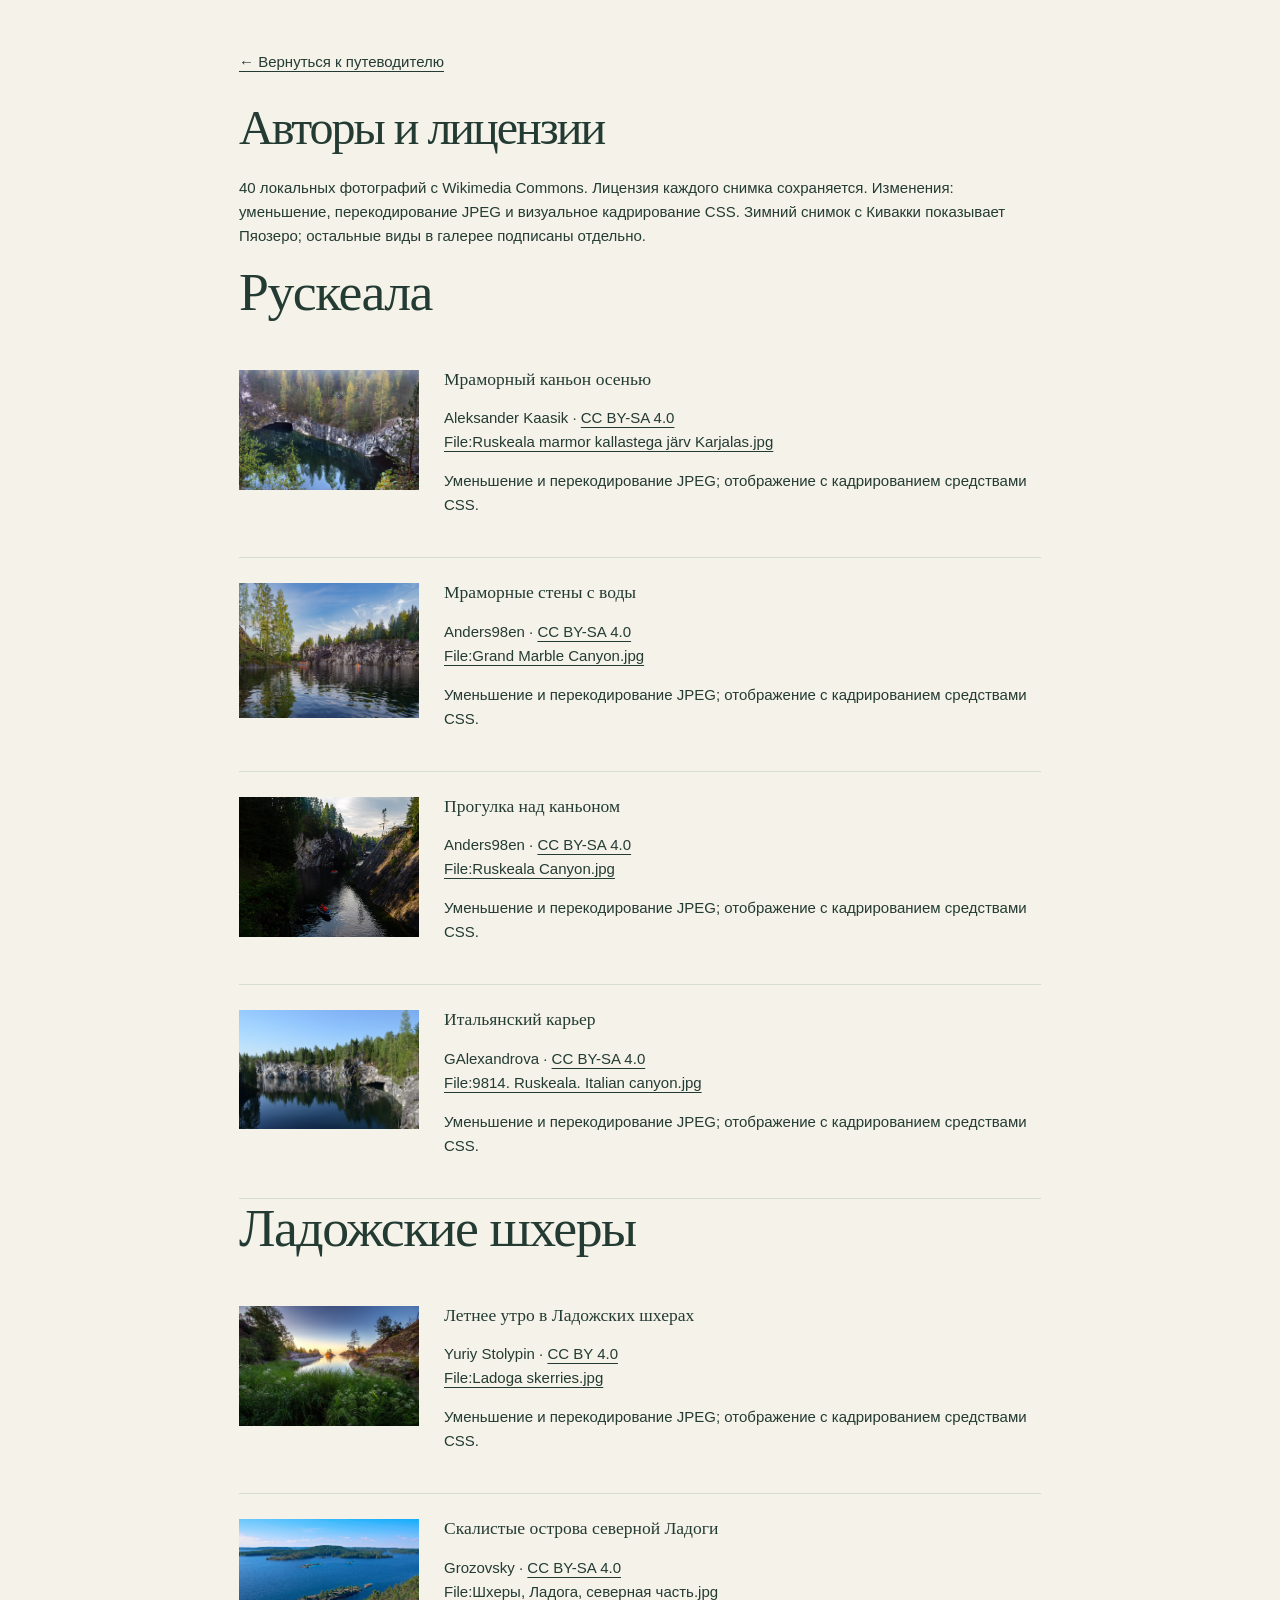
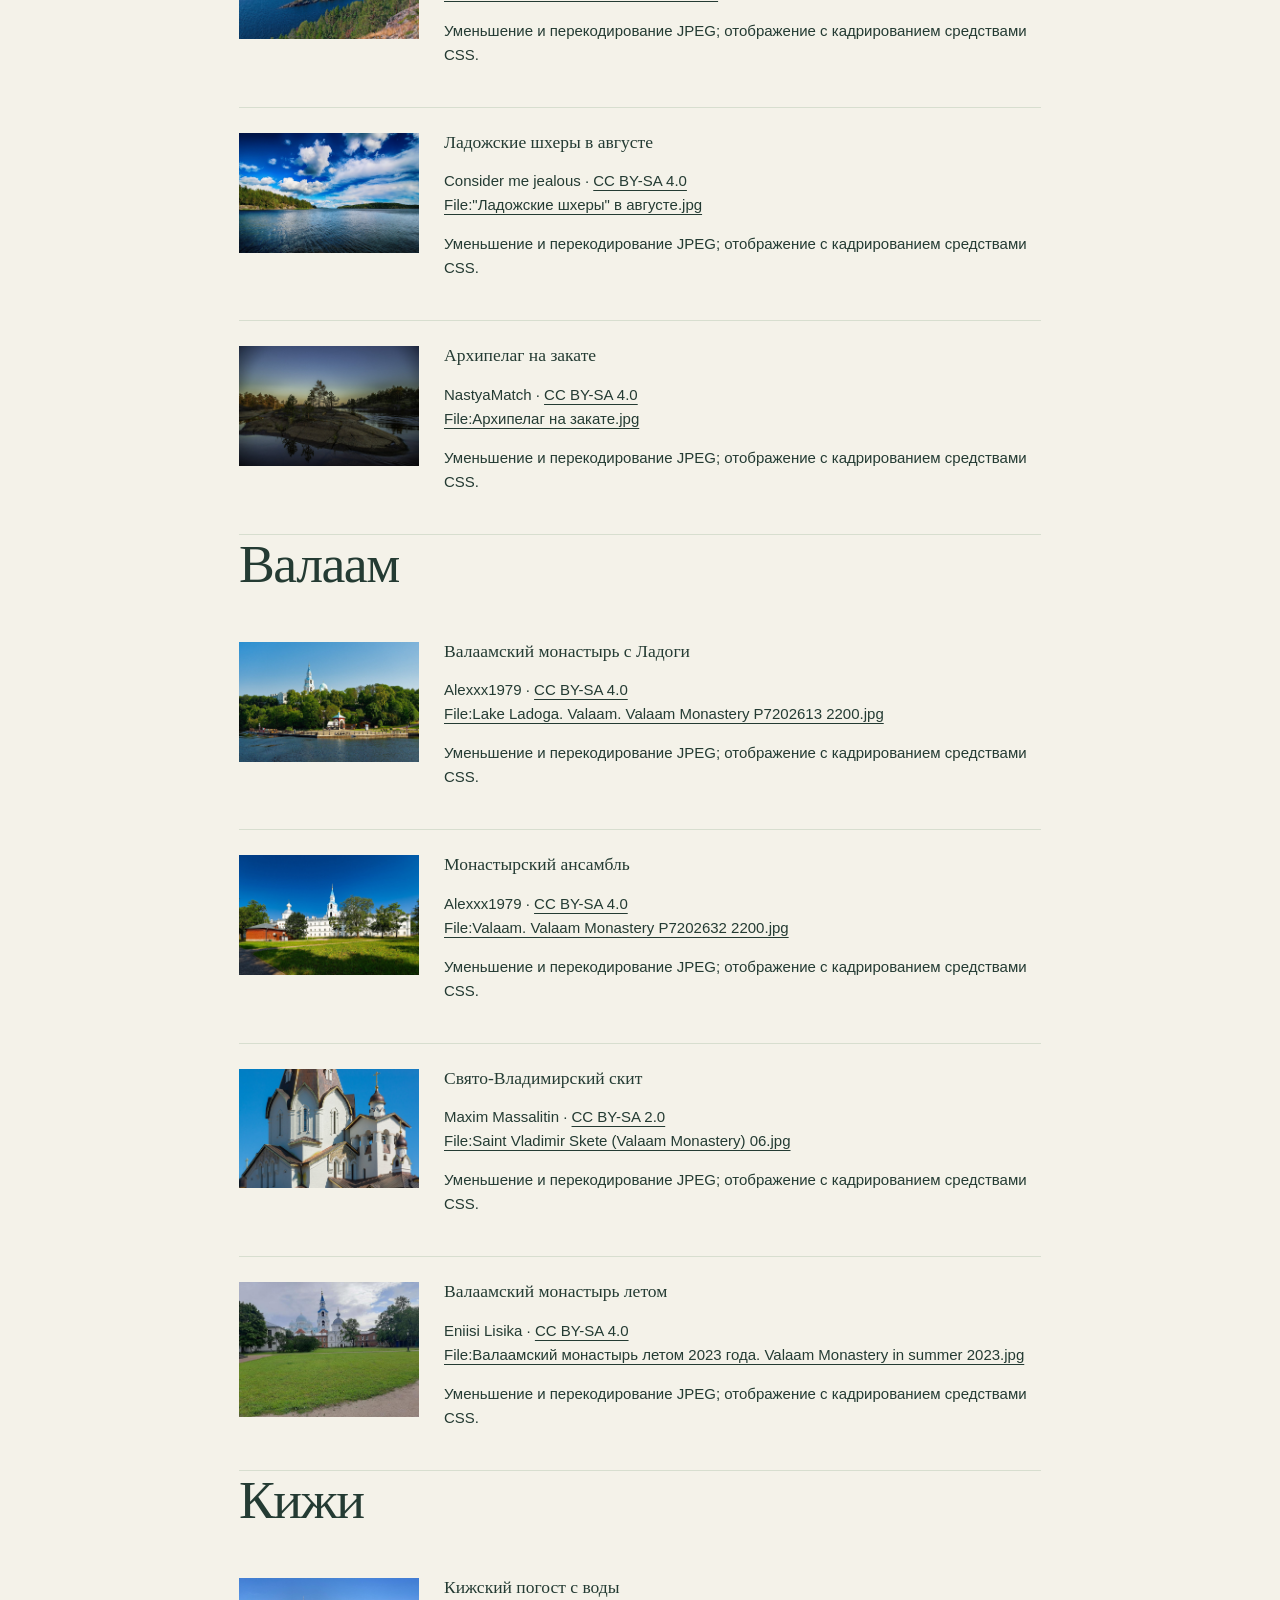
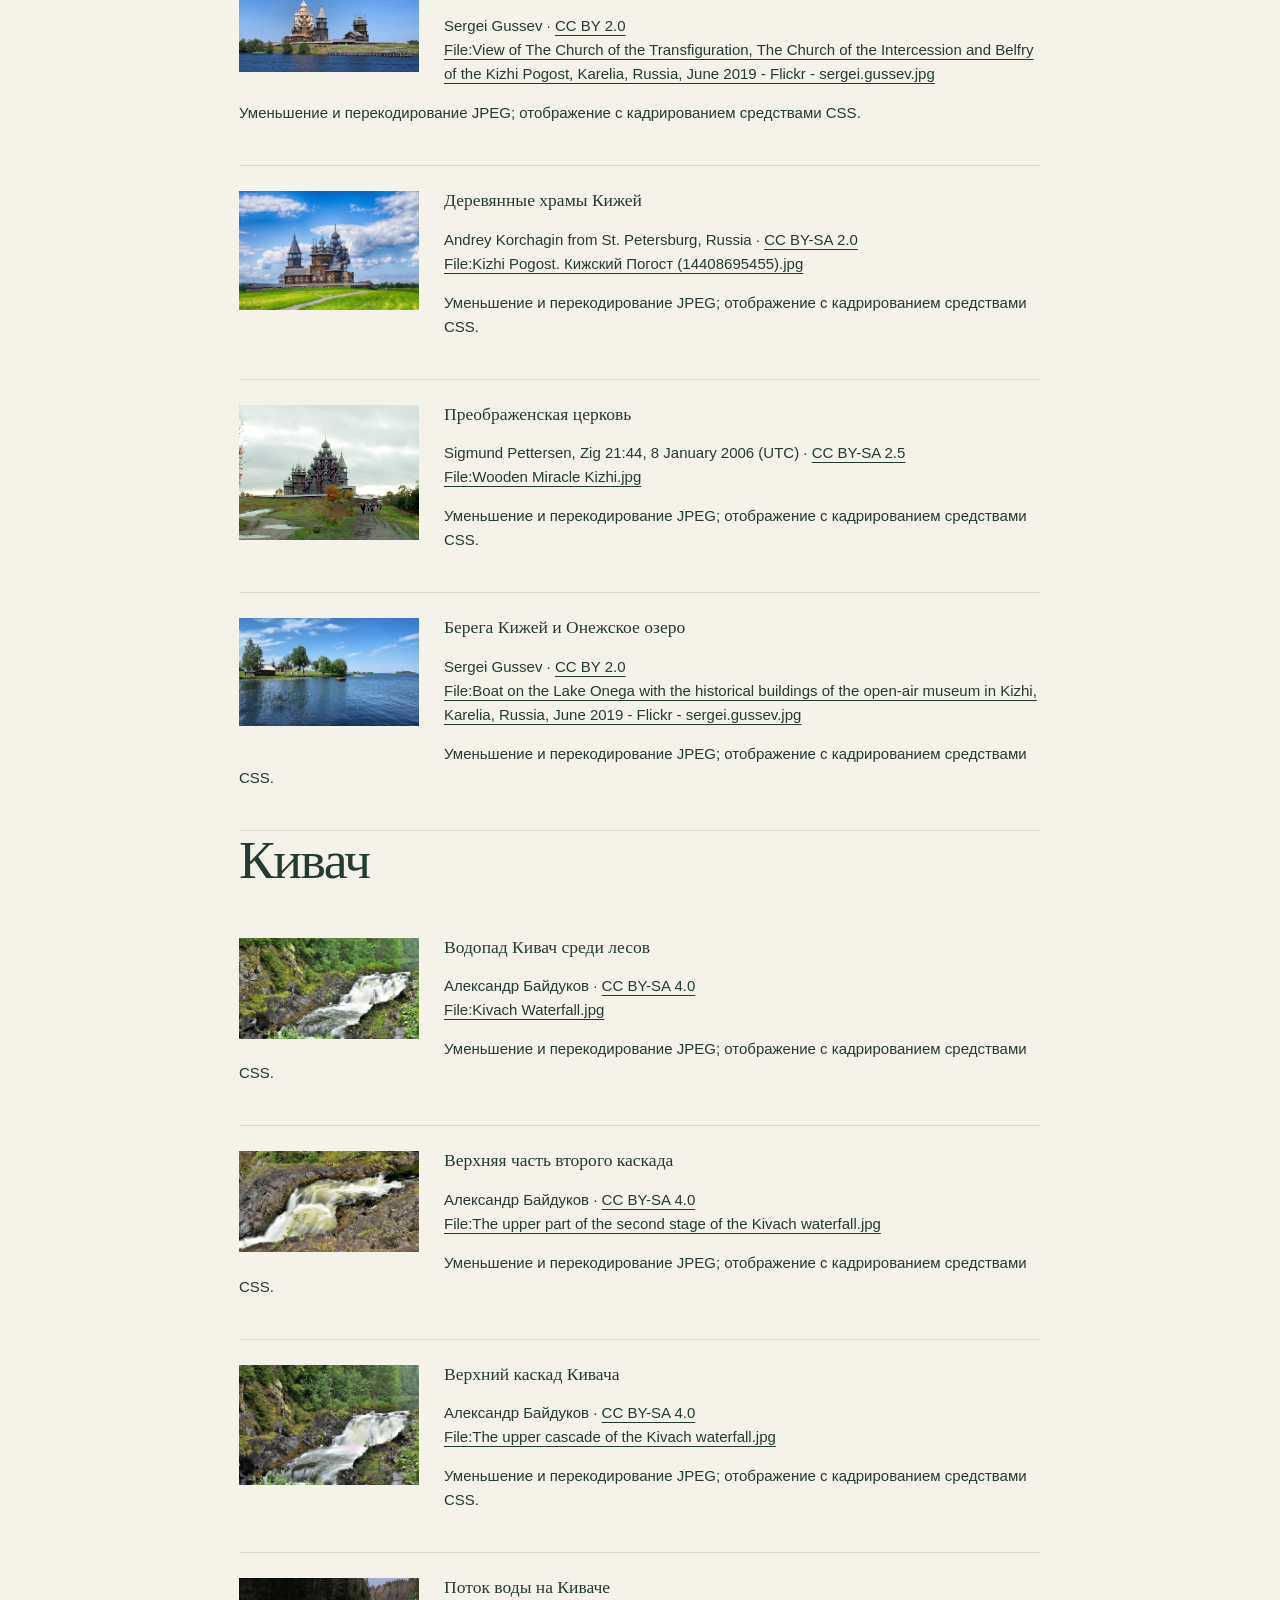
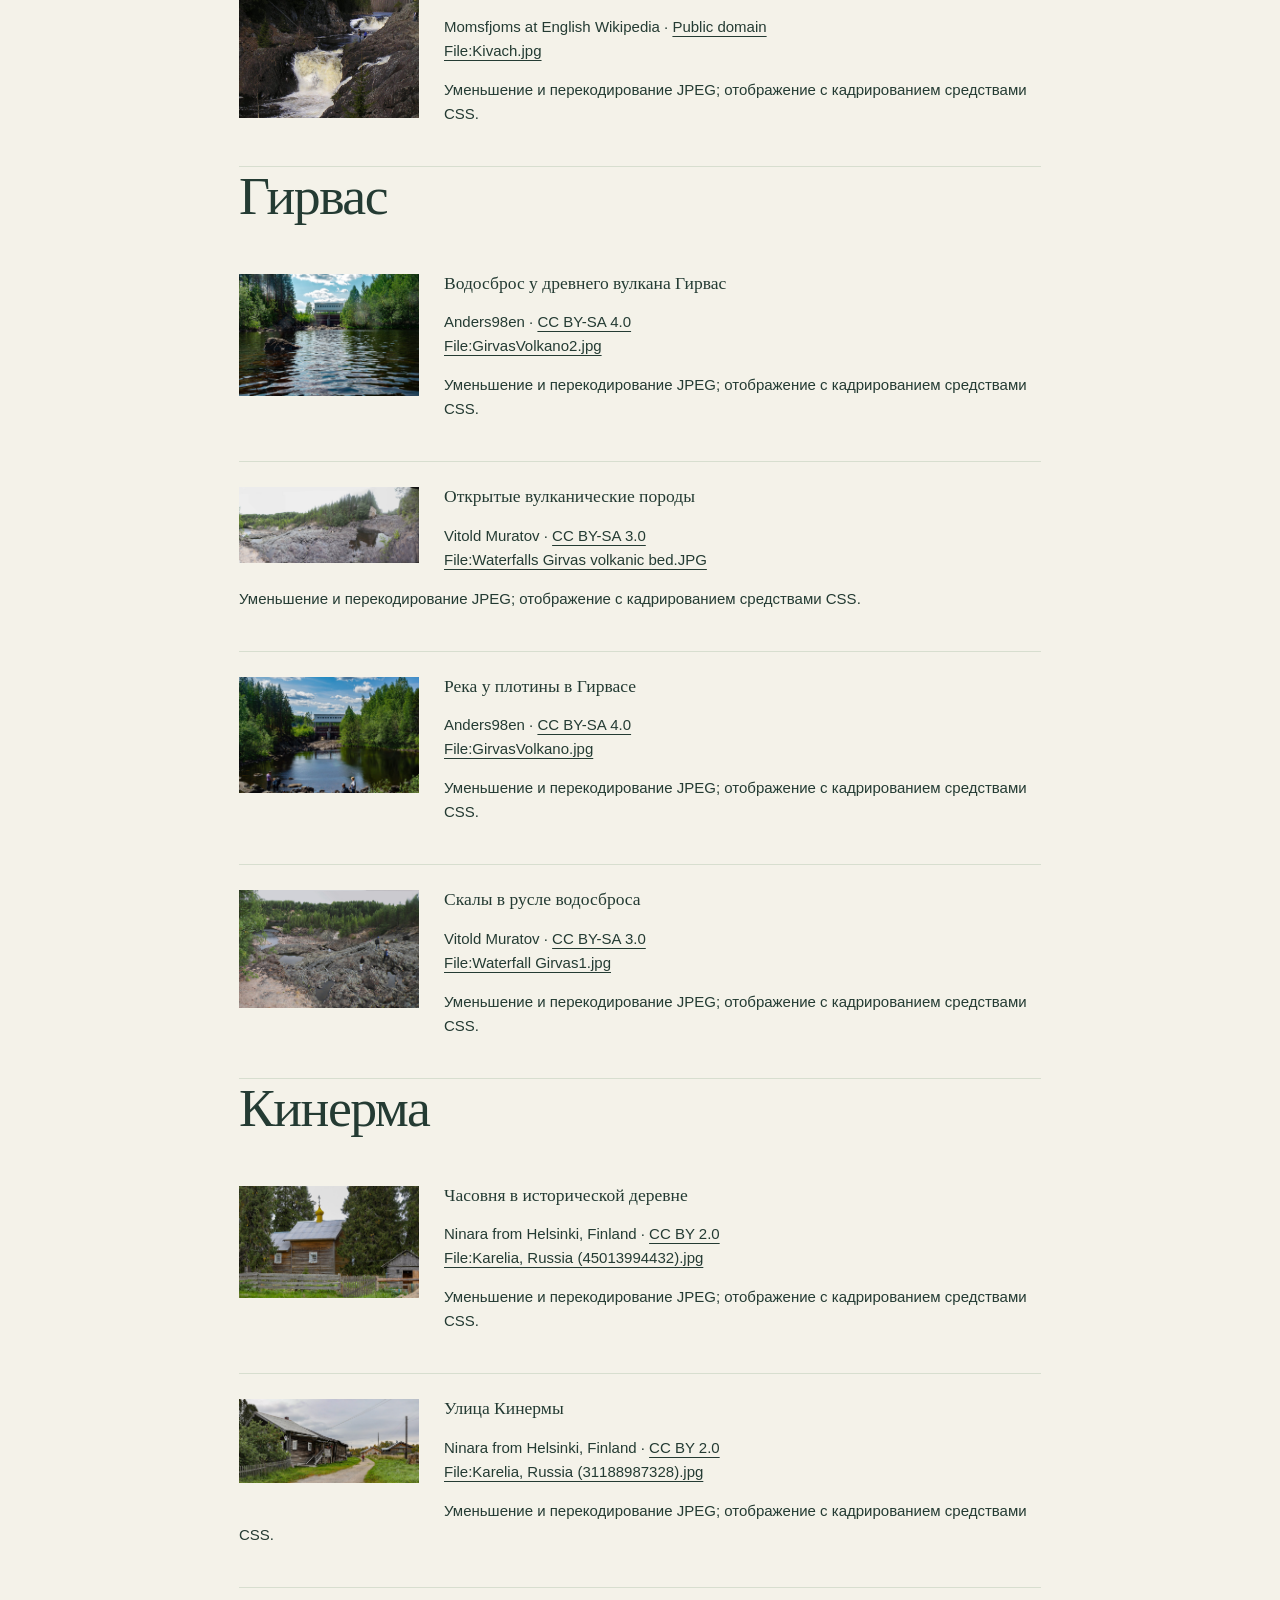
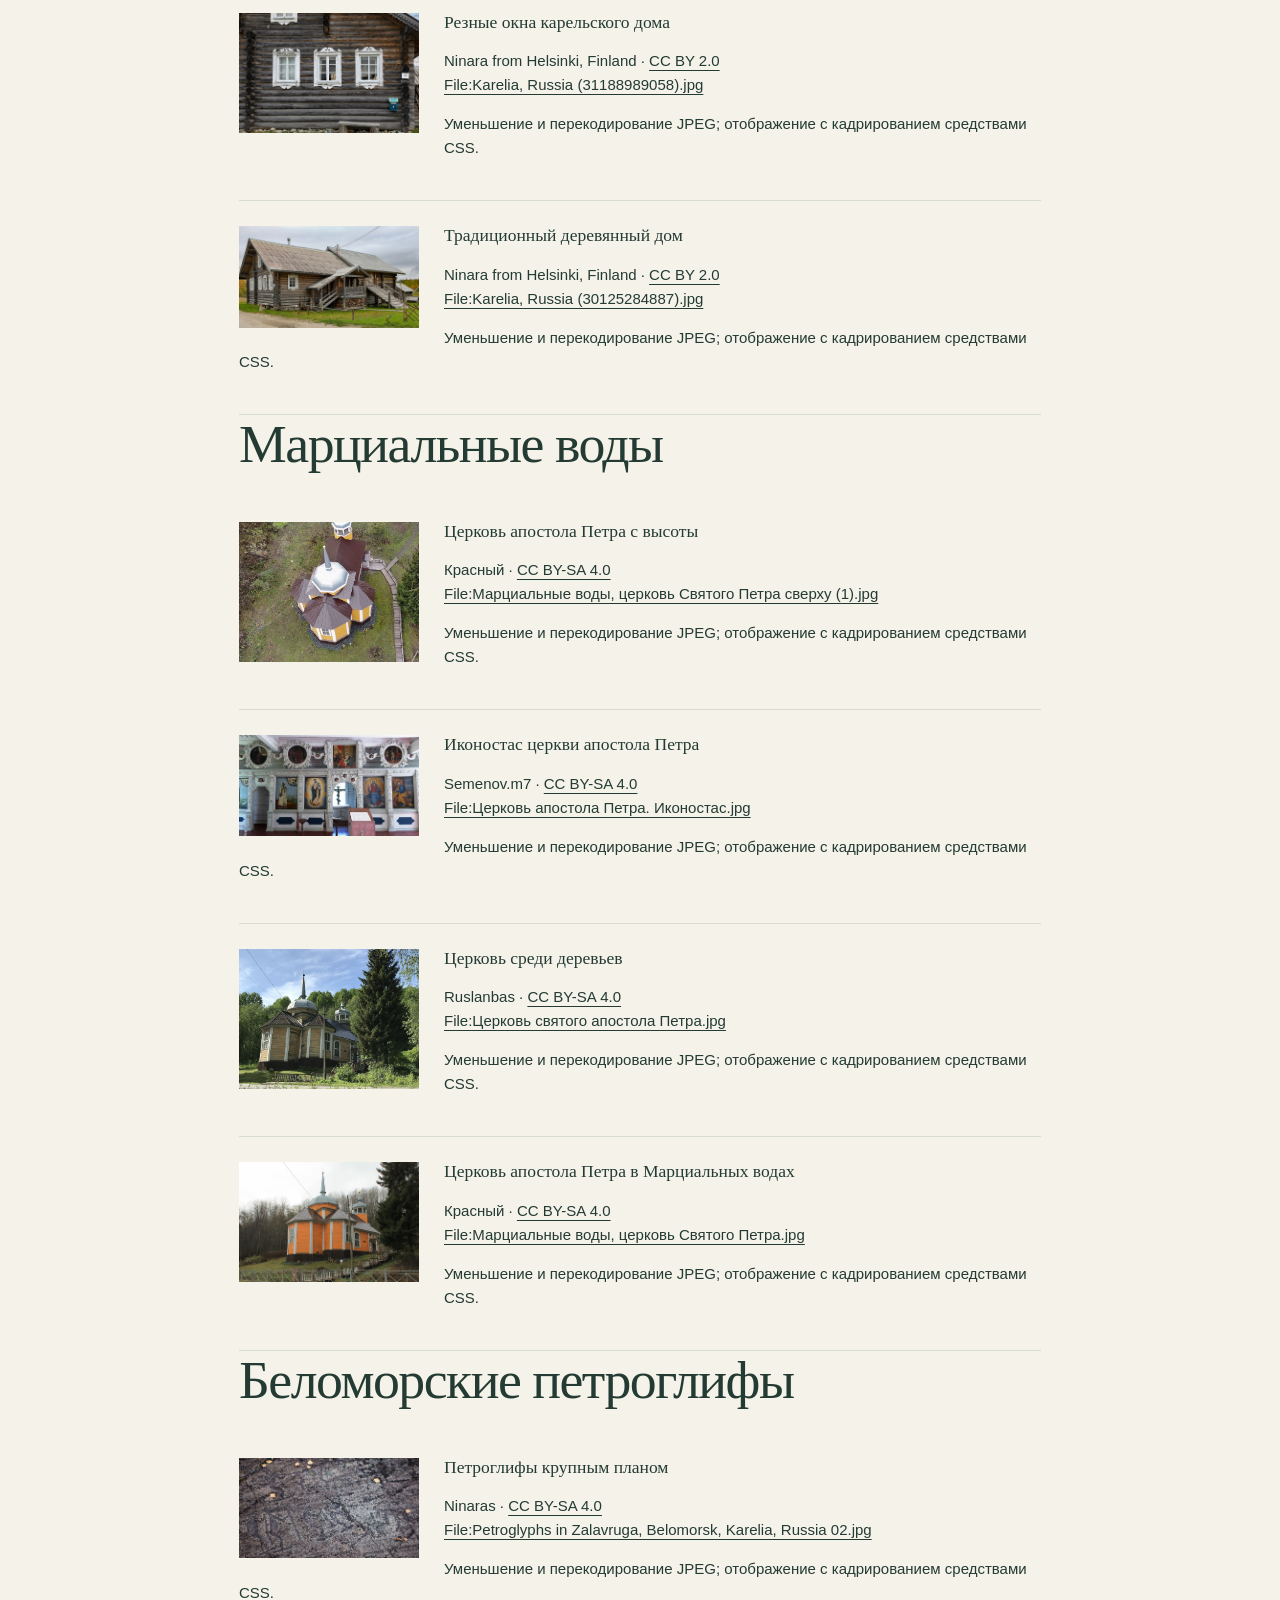
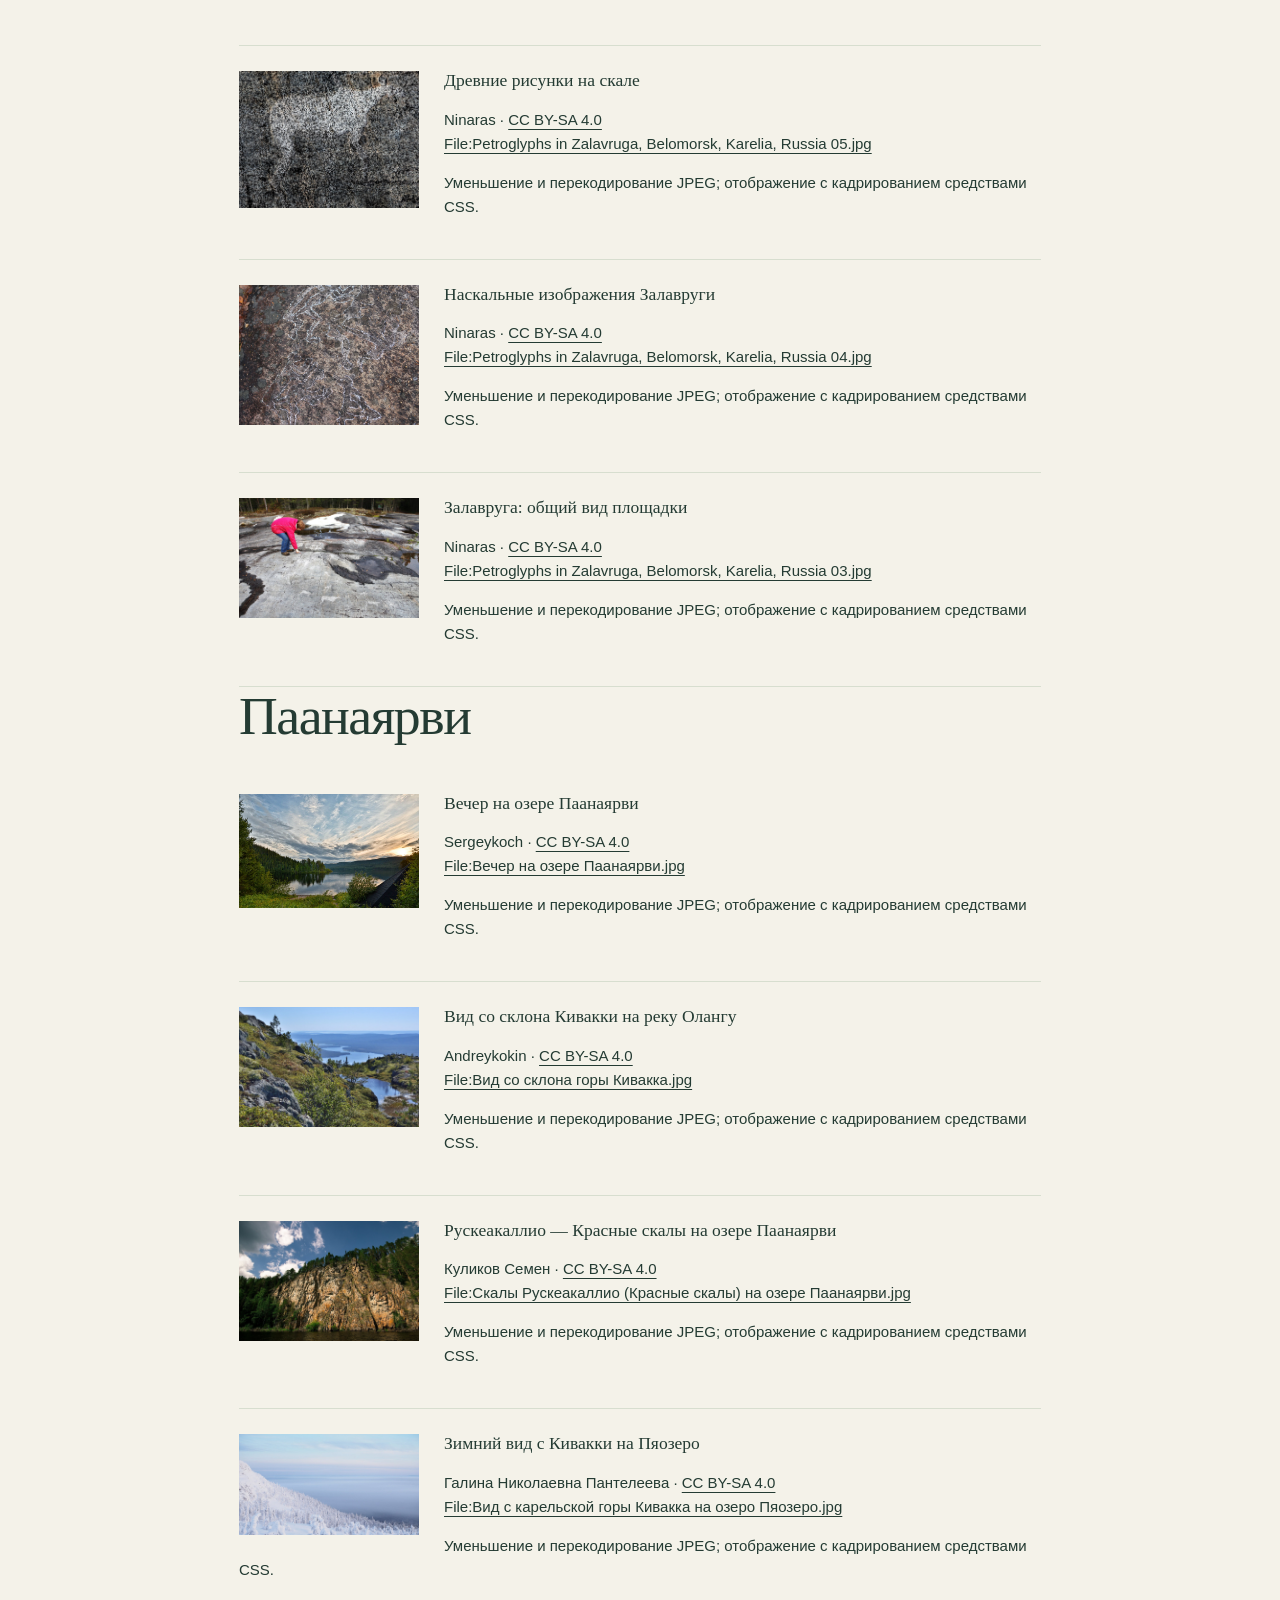
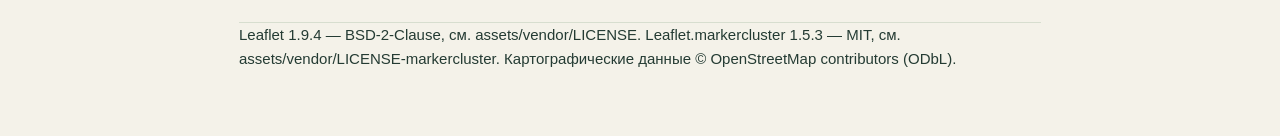
<file: credits.html>
<!doctype html><html lang="ru"><meta charset="utf-8"><meta name="viewport" content="width=device-width, initial-scale=1"><title>Авторы фотографий — Карелия</title><link rel="stylesheet" href="style.css?v=5"><main class="credits-page"><a href="index.html">← Вернуться к путеводителю</a><h1 style="margin-top:30px">Авторы и лицензии</h1><p>40 локальных фотографий с Wikimedia Commons. Лицензия каждого снимка сохраняется. Изменения: уменьшение, перекодирование JPEG и визуальное кадрирование CSS. Зимний снимок с Кивакки показывает Пяозеро; остальные виды в галерее подписаны отдельно.</p><section id="ruskeala"><h2>Рускеала</h2><article><img src="assets/images/ruskeala.jpg" alt="Мраморный каньон осенью" loading="lazy"><h3>Мраморный каньон осенью</h3><p>Aleksander Kaasik · <a href="https://creativecommons.org/licenses/by-sa/4.0">CC BY-SA 4.0</a><br><a href="https://commons.wikimedia.org/wiki/File:Ruskeala_marmor_kallastega_j%C3%A4rv_Karjalas.jpg">File:Ruskeala marmor kallastega järv Karjalas.jpg</a></p><p>Уменьшение и перекодирование JPEG; отображение с кадрированием средствами CSS.</p></article><article><img src="assets/images/ruskeala-2.jpg" alt="Мраморные стены с воды" loading="lazy"><h3>Мраморные стены с воды</h3><p>Anders98en · <a href="https://creativecommons.org/licenses/by-sa/4.0">CC BY-SA 4.0</a><br><a href="https://commons.wikimedia.org/wiki/File:Grand_Marble_Canyon.jpg">File:Grand Marble Canyon.jpg</a></p><p>Уменьшение и перекодирование JPEG; отображение с кадрированием средствами CSS.</p></article><article><img src="assets/images/ruskeala-3.jpg" alt="Прогулка над каньоном" loading="lazy"><h3>Прогулка над каньоном</h3><p>Anders98en · <a href="https://creativecommons.org/licenses/by-sa/4.0">CC BY-SA 4.0</a><br><a href="https://commons.wikimedia.org/wiki/File:Ruskeala_Canyon.jpg">File:Ruskeala Canyon.jpg</a></p><p>Уменьшение и перекодирование JPEG; отображение с кадрированием средствами CSS.</p></article><article><img src="assets/images/ruskeala-4.jpg" alt="Итальянский карьер" loading="lazy"><h3>Итальянский карьер</h3><p>GAlexandrova · <a href="https://creativecommons.org/licenses/by-sa/4.0">CC BY-SA 4.0</a><br><a href="https://commons.wikimedia.org/wiki/File:9814._Ruskeala._Italian_canyon.jpg">File:9814. Ruskeala. Italian canyon.jpg</a></p><p>Уменьшение и перекодирование JPEG; отображение с кадрированием средствами CSS.</p></article></section><section><h2>Ладожские шхеры</h2><article><img src="assets/images/ladoga.jpg" alt="Летнее утро в Ладожских шхерах" loading="lazy"><h3>Летнее утро в Ладожских шхерах</h3><p>Yuriy Stolypin · <a href="https://creativecommons.org/licenses/by/4.0">CC BY 4.0</a><br><a href="https://commons.wikimedia.org/wiki/File:Ladoga_skerries.jpg">File:Ladoga skerries.jpg</a></p><p>Уменьшение и перекодирование JPEG; отображение с кадрированием средствами CSS.</p></article><article><img src="assets/images/ladoga-2.jpg" alt="Скалистые острова северной Ладоги" loading="lazy"><h3>Скалистые острова северной Ладоги</h3><p>Grozovsky · <a href="https://creativecommons.org/licenses/by-sa/4.0">CC BY-SA 4.0</a><br><a href="https://commons.wikimedia.org/wiki/File:%D0%A8%D1%85%D0%B5%D1%80%D1%8B,_%D0%9B%D0%B0%D0%B4%D0%BE%D0%B3%D0%B0,_%D1%81%D0%B5%D0%B2%D0%B5%D1%80%D0%BD%D0%B0%D1%8F_%D1%87%D0%B0%D1%81%D1%82%D1%8C.jpg">File:Шхеры, Ладога, северная часть.jpg</a></p><p>Уменьшение и перекодирование JPEG; отображение с кадрированием средствами CSS.</p></article><article><img src="assets/images/ladoga-3.jpg" alt="Ладожские шхеры в августе" loading="lazy"><h3>Ладожские шхеры в августе</h3><p>Consider me jealous · <a href="https://creativecommons.org/licenses/by-sa/4.0">CC BY-SA 4.0</a><br><a href="https://commons.wikimedia.org/wiki/File:%22%D0%9B%D0%B0%D0%B4%D0%BE%D0%B6%D1%81%D0%BA%D0%B8%D0%B5_%D1%88%D1%85%D0%B5%D1%80%D1%8B%22_%D0%B2_%D0%B0%D0%B2%D0%B3%D1%83%D1%81%D1%82%D0%B5.jpg">File:&quot;Ладожские шхеры&quot; в августе.jpg</a></p><p>Уменьшение и перекодирование JPEG; отображение с кадрированием средствами CSS.</p></article><article><img src="assets/images/ladoga-4.jpg" alt="Архипелаг на закате" loading="lazy"><h3>Архипелаг на закате</h3><p>NastyaMatch · <a href="https://creativecommons.org/licenses/by-sa/4.0">CC BY-SA 4.0</a><br><a href="https://commons.wikimedia.org/wiki/File:%D0%90%D1%80%D1%85%D0%B8%D0%BF%D0%B5%D0%BB%D0%B0%D0%B3_%D0%BD%D0%B0_%D0%B7%D0%B0%D0%BA%D0%B0%D1%82%D0%B5.jpg">File:Архипелаг на закате.jpg</a></p><p>Уменьшение и перекодирование JPEG; отображение с кадрированием средствами CSS.</p></article></section><section><h2>Валаам</h2><article><img src="assets/images/valaam.jpg" alt="Валаамский монастырь с Ладоги" loading="lazy"><h3>Валаамский монастырь с Ладоги</h3><p>Alexxx1979 · <a href="https://creativecommons.org/licenses/by-sa/4.0">CC BY-SA 4.0</a><br><a href="https://commons.wikimedia.org/wiki/File:Lake_Ladoga._Valaam._Valaam_Monastery_P7202613_2200.jpg">File:Lake Ladoga. Valaam. Valaam Monastery P7202613 2200.jpg</a></p><p>Уменьшение и перекодирование JPEG; отображение с кадрированием средствами CSS.</p></article><article><img src="assets/images/valaam-2.jpg" alt="Монастырский ансамбль" loading="lazy"><h3>Монастырский ансамбль</h3><p>Alexxx1979 · <a href="https://creativecommons.org/licenses/by-sa/4.0">CC BY-SA 4.0</a><br><a href="https://commons.wikimedia.org/wiki/File:Valaam._Valaam_Monastery_P7202632_2200.jpg">File:Valaam. Valaam Monastery P7202632 2200.jpg</a></p><p>Уменьшение и перекодирование JPEG; отображение с кадрированием средствами CSS.</p></article><article><img src="assets/images/valaam-3.jpg" alt="Свято-Владимирский скит" loading="lazy"><h3>Свято-Владимирский скит</h3><p>Maxim Massalitin · <a href="https://creativecommons.org/licenses/by-sa/2.0">CC BY-SA 2.0</a><br><a href="https://commons.wikimedia.org/wiki/File:Saint_Vladimir_Skete_(Valaam_Monastery)_06.jpg">File:Saint Vladimir Skete (Valaam Monastery) 06.jpg</a></p><p>Уменьшение и перекодирование JPEG; отображение с кадрированием средствами CSS.</p></article><article><img src="assets/images/valaam-4.jpg" alt="Валаамский монастырь летом" loading="lazy"><h3>Валаамский монастырь летом</h3><p>Eniisi Lisika · <a href="https://creativecommons.org/licenses/by-sa/4.0">CC BY-SA 4.0</a><br><a href="https://commons.wikimedia.org/wiki/File:%D0%92%D0%B0%D0%BB%D0%B0%D0%B0%D0%BC%D1%81%D0%BA%D0%B8%D0%B9_%D0%BC%D0%BE%D0%BD%D0%B0%D1%81%D1%82%D1%8B%D1%80%D1%8C_%D0%BB%D0%B5%D1%82%D0%BE%D0%BC_2023_%D0%B3%D0%BE%D0%B4%D0%B0._Valaam_Monastery_in_summer_2023.jpg">File:Валаамский монастырь летом 2023 года. Valaam Monastery in summer 2023.jpg</a></p><p>Уменьшение и перекодирование JPEG; отображение с кадрированием средствами CSS.</p></article></section><section><h2>Кижи</h2><article><img src="assets/images/kizhi.jpg" alt="Кижский погост с воды" loading="lazy"><h3>Кижский погост с воды</h3><p>Sergei Gussev · <a href="https://creativecommons.org/licenses/by/2.0">CC BY 2.0</a><br><a href="https://commons.wikimedia.org/wiki/File:View_of_The_Church_of_the_Transfiguration,_The_Church_of_the_Intercession_and_Belfry_of_the_Kizhi_Pogost,_Karelia,_Russia,_June_2019_-_Flickr_-_sergei.gussev.jpg">File:View of The Church of the Transfiguration, The Church of the Intercession and Belfry of the Kizhi Pogost, Karelia, Russia, June 2019 - Flickr - sergei.gussev.jpg</a></p><p>Уменьшение и перекодирование JPEG; отображение с кадрированием средствами CSS.</p></article><article><img src="assets/images/kizhi-2.jpg" alt="Деревянные храмы Кижей" loading="lazy"><h3>Деревянные храмы Кижей</h3><p>Andrey Korchagin from St. Petersburg, Russia · <a href="https://creativecommons.org/licenses/by-sa/2.0">CC BY-SA 2.0</a><br><a href="https://commons.wikimedia.org/wiki/File:Kizhi_Pogost._%D0%9A%D0%B8%D0%B6%D1%81%D0%BA%D0%B8%D0%B9_%D0%9F%D0%BE%D0%B3%D0%BE%D1%81%D1%82_(14408695455).jpg">File:Kizhi Pogost. Кижский Погост (14408695455).jpg</a></p><p>Уменьшение и перекодирование JPEG; отображение с кадрированием средствами CSS.</p></article><article><img src="assets/images/kizhi-3.jpg" alt="Преображенская церковь" loading="lazy"><h3>Преображенская церковь</h3><p>Sigmund Pettersen, Zig 21:44, 8 January 2006 (UTC) · <a href="https://creativecommons.org/licenses/by-sa/2.5">CC BY-SA 2.5</a><br><a href="https://commons.wikimedia.org/wiki/File:Wooden_Miracle_Kizhi.jpg">File:Wooden Miracle Kizhi.jpg</a></p><p>Уменьшение и перекодирование JPEG; отображение с кадрированием средствами CSS.</p></article><article><img src="assets/images/kizhi-4.jpg" alt="Берега Кижей и Онежское озеро" loading="lazy"><h3>Берега Кижей и Онежское озеро</h3><p>Sergei Gussev · <a href="https://creativecommons.org/licenses/by/2.0">CC BY 2.0</a><br><a href="https://commons.wikimedia.org/wiki/File:Boat_on_the_Lake_Onega_with_the_historical_buildings_of_the_open-air_museum_in_Kizhi,_Karelia,_Russia,_June_2019_-_Flickr_-_sergei.gussev.jpg">File:Boat on the Lake Onega with the historical buildings of the open-air museum in Kizhi, Karelia, Russia, June 2019 - Flickr - sergei.gussev.jpg</a></p><p>Уменьшение и перекодирование JPEG; отображение с кадрированием средствами CSS.</p></article></section><section><h2>Кивач</h2><article><img src="assets/images/kivach.jpg" alt="Водопад Кивач среди лесов" loading="lazy"><h3>Водопад Кивач среди лесов</h3><p>Александр Байдуков · <a href="https://creativecommons.org/licenses/by-sa/4.0">CC BY-SA 4.0</a><br><a href="https://commons.wikimedia.org/wiki/File:Kivach_Waterfall.jpg">File:Kivach Waterfall.jpg</a></p><p>Уменьшение и перекодирование JPEG; отображение с кадрированием средствами CSS.</p></article><article><img src="assets/images/kivach-2.jpg" alt="Верхняя часть второго каскада" loading="lazy"><h3>Верхняя часть второго каскада</h3><p>Александр Байдуков · <a href="https://creativecommons.org/licenses/by-sa/4.0">CC BY-SA 4.0</a><br><a href="https://commons.wikimedia.org/wiki/File:The_upper_part_of_the_second_stage_of_the_Kivach_waterfall.jpg">File:The upper part of the second stage of the Kivach waterfall.jpg</a></p><p>Уменьшение и перекодирование JPEG; отображение с кадрированием средствами CSS.</p></article><article><img src="assets/images/kivach-3.jpg" alt="Верхний каскад Кивача" loading="lazy"><h3>Верхний каскад Кивача</h3><p>Александр Байдуков · <a href="https://creativecommons.org/licenses/by-sa/4.0">CC BY-SA 4.0</a><br><a href="https://commons.wikimedia.org/wiki/File:The_upper_cascade_of_the_Kivach_waterfall.jpg">File:The upper cascade of the Kivach waterfall.jpg</a></p><p>Уменьшение и перекодирование JPEG; отображение с кадрированием средствами CSS.</p></article><article><img src="assets/images/kivach-4.jpg" alt="Поток воды на Киваче" loading="lazy"><h3>Поток воды на Киваче</h3><p>Momsfjoms at English Wikipedia · <a href="https://commons.wikimedia.org/wiki/Commons:Licensing">Public domain</a><br><a href="https://commons.wikimedia.org/wiki/File:Kivach.jpg">File:Kivach.jpg</a></p><p>Уменьшение и перекодирование JPEG; отображение с кадрированием средствами CSS.</p></article></section><section><h2>Гирвас</h2><article><img src="assets/images/girvas.jpg" alt="Водосброс у древнего вулкана Гирвас" loading="lazy"><h3>Водосброс у древнего вулкана Гирвас</h3><p>Anders98en · <a href="https://creativecommons.org/licenses/by-sa/4.0">CC BY-SA 4.0</a><br><a href="https://commons.wikimedia.org/wiki/File:GirvasVolkano2.jpg">File:GirvasVolkano2.jpg</a></p><p>Уменьшение и перекодирование JPEG; отображение с кадрированием средствами CSS.</p></article><article><img src="assets/images/girvas-2.jpg" alt="Открытые вулканические породы" loading="lazy"><h3>Открытые вулканические породы</h3><p>Vitold Muratov · <a href="https://creativecommons.org/licenses/by-sa/3.0">CC BY-SA 3.0</a><br><a href="https://commons.wikimedia.org/wiki/File:Waterfalls_Girvas_volkanic_bed.JPG">File:Waterfalls Girvas volkanic bed.JPG</a></p><p>Уменьшение и перекодирование JPEG; отображение с кадрированием средствами CSS.</p></article><article><img src="assets/images/girvas-3.jpg" alt="Река у плотины в Гирвасе" loading="lazy"><h3>Река у плотины в Гирвасе</h3><p>Anders98en · <a href="https://creativecommons.org/licenses/by-sa/4.0">CC BY-SA 4.0</a><br><a href="https://commons.wikimedia.org/wiki/File:GirvasVolkano.jpg">File:GirvasVolkano.jpg</a></p><p>Уменьшение и перекодирование JPEG; отображение с кадрированием средствами CSS.</p></article><article><img src="assets/images/girvas-4.jpg" alt="Скалы в русле водосброса" loading="lazy"><h3>Скалы в русле водосброса</h3><p>Vitold Muratov · <a href="https://creativecommons.org/licenses/by-sa/3.0">CC BY-SA 3.0</a><br><a href="https://commons.wikimedia.org/wiki/File:Waterfall_Girvas1.jpg">File:Waterfall Girvas1.jpg</a></p><p>Уменьшение и перекодирование JPEG; отображение с кадрированием средствами CSS.</p></article></section><section><h2>Кинерма</h2><article><img src="assets/images/kinerma.jpg" alt="Часовня в исторической деревне" loading="lazy"><h3>Часовня в исторической деревне</h3><p>Ninara from Helsinki, Finland · <a href="https://creativecommons.org/licenses/by/2.0">CC BY 2.0</a><br><a href="https://commons.wikimedia.org/wiki/File:Karelia,_Russia_(45013994432).jpg">File:Karelia, Russia (45013994432).jpg</a></p><p>Уменьшение и перекодирование JPEG; отображение с кадрированием средствами CSS.</p></article><article><img src="assets/images/kinerma-2.jpg" alt="Улица Кинермы" loading="lazy"><h3>Улица Кинермы</h3><p>Ninara from Helsinki, Finland · <a href="https://creativecommons.org/licenses/by/2.0">CC BY 2.0</a><br><a href="https://commons.wikimedia.org/wiki/File:Karelia,_Russia_(31188987328).jpg">File:Karelia, Russia (31188987328).jpg</a></p><p>Уменьшение и перекодирование JPEG; отображение с кадрированием средствами CSS.</p></article><article><img src="assets/images/kinerma-3.jpg" alt="Резные окна карельского дома" loading="lazy"><h3>Резные окна карельского дома</h3><p>Ninara from Helsinki, Finland · <a href="https://creativecommons.org/licenses/by/2.0">CC BY 2.0</a><br><a href="https://commons.wikimedia.org/wiki/File:Karelia,_Russia_(31188989058).jpg">File:Karelia, Russia (31188989058).jpg</a></p><p>Уменьшение и перекодирование JPEG; отображение с кадрированием средствами CSS.</p></article><article><img src="assets/images/kinerma-4.jpg" alt="Традиционный деревянный дом" loading="lazy"><h3>Традиционный деревянный дом</h3><p>Ninara from Helsinki, Finland · <a href="https://creativecommons.org/licenses/by/2.0">CC BY 2.0</a><br><a href="https://commons.wikimedia.org/wiki/File:Karelia,_Russia_(30125284887).jpg">File:Karelia, Russia (30125284887).jpg</a></p><p>Уменьшение и перекодирование JPEG; отображение с кадрированием средствами CSS.</p></article></section><section><h2>Марциальные воды</h2><article><img src="assets/images/waters.jpg" alt="Церковь апостола Петра с высоты" loading="lazy"><h3>Церковь апостола Петра с высоты</h3><p>Красный · <a href="https://creativecommons.org/licenses/by-sa/4.0">CC BY-SA 4.0</a><br><a href="https://commons.wikimedia.org/wiki/File:%D0%9C%D0%B0%D1%80%D1%86%D0%B8%D0%B0%D0%BB%D1%8C%D0%BD%D1%8B%D0%B5_%D0%B2%D0%BE%D0%B4%D1%8B,_%D1%86%D0%B5%D1%80%D0%BA%D0%BE%D0%B2%D1%8C_%D0%A1%D0%B2%D1%8F%D1%82%D0%BE%D0%B3%D0%BE_%D0%9F%D0%B5%D1%82%D1%80%D0%B0_%D1%81%D0%B2%D0%B5%D1%80%D1%85%D1%83_(1).jpg">File:Марциальные воды, церковь Святого Петра сверху (1).jpg</a></p><p>Уменьшение и перекодирование JPEG; отображение с кадрированием средствами CSS.</p></article><article><img src="assets/images/waters-2.jpg" alt="Иконостас церкви апостола Петра" loading="lazy"><h3>Иконостас церкви апостола Петра</h3><p>Semenov.m7 · <a href="https://creativecommons.org/licenses/by-sa/4.0">CC BY-SA 4.0</a><br><a href="https://commons.wikimedia.org/wiki/File:%D0%A6%D0%B5%D1%80%D0%BA%D0%BE%D0%B2%D1%8C_%D0%B0%D0%BF%D0%BE%D1%81%D1%82%D0%BE%D0%BB%D0%B0_%D0%9F%D0%B5%D1%82%D1%80%D0%B0._%D0%98%D0%BA%D0%BE%D0%BD%D0%BE%D1%81%D1%82%D0%B0%D1%81.jpg">File:Церковь апостола Петра. Иконостас.jpg</a></p><p>Уменьшение и перекодирование JPEG; отображение с кадрированием средствами CSS.</p></article><article><img src="assets/images/waters-3.jpg" alt="Церковь среди деревьев" loading="lazy"><h3>Церковь среди деревьев</h3><p>Ruslanbas · <a href="https://creativecommons.org/licenses/by-sa/4.0">CC BY-SA 4.0</a><br><a href="https://commons.wikimedia.org/wiki/File:%D0%A6%D0%B5%D1%80%D0%BA%D0%BE%D0%B2%D1%8C_%D1%81%D0%B2%D1%8F%D1%82%D0%BE%D0%B3%D0%BE_%D0%B0%D0%BF%D0%BE%D1%81%D1%82%D0%BE%D0%BB%D0%B0_%D0%9F%D0%B5%D1%82%D1%80%D0%B0.jpg">File:Церковь святого апостола Петра.jpg</a></p><p>Уменьшение и перекодирование JPEG; отображение с кадрированием средствами CSS.</p></article><article><img src="assets/images/waters-4.jpg" alt="Церковь апостола Петра в Марциальных водах" loading="lazy"><h3>Церковь апостола Петра в Марциальных водах</h3><p>Красный · <a href="https://creativecommons.org/licenses/by-sa/4.0">CC BY-SA 4.0</a><br><a href="https://commons.wikimedia.org/wiki/File:%D0%9C%D0%B0%D1%80%D1%86%D0%B8%D0%B0%D0%BB%D1%8C%D0%BD%D1%8B%D0%B5_%D0%B2%D0%BE%D0%B4%D1%8B,_%D1%86%D0%B5%D1%80%D0%BA%D0%BE%D0%B2%D1%8C_%D0%A1%D0%B2%D1%8F%D1%82%D0%BE%D0%B3%D0%BE_%D0%9F%D0%B5%D1%82%D1%80%D0%B0.jpg">File:Марциальные воды, церковь Святого Петра.jpg</a></p><p>Уменьшение и перекодирование JPEG; отображение с кадрированием средствами CSS.</p></article></section><section><h2>Беломорские петроглифы</h2><article><img src="assets/images/petroglyphs-4.jpg" alt="Петроглифы крупным планом" loading="lazy"><h3>Петроглифы крупным планом</h3><p>Ninaras · <a href="https://creativecommons.org/licenses/by-sa/4.0">CC BY-SA 4.0</a><br><a href="https://commons.wikimedia.org/wiki/File:Petroglyphs_in_Zalavruga,_Belomorsk,_Karelia,_Russia_02.jpg">File:Petroglyphs in Zalavruga, Belomorsk, Karelia, Russia 02.jpg</a></p><p>Уменьшение и перекодирование JPEG; отображение с кадрированием средствами CSS.</p></article><article><img src="assets/images/petroglyphs-2.jpg" alt="Древние рисунки на скале" loading="lazy"><h3>Древние рисунки на скале</h3><p>Ninaras · <a href="https://creativecommons.org/licenses/by-sa/4.0">CC BY-SA 4.0</a><br><a href="https://commons.wikimedia.org/wiki/File:Petroglyphs_in_Zalavruga,_Belomorsk,_Karelia,_Russia_05.jpg">File:Petroglyphs in Zalavruga, Belomorsk, Karelia, Russia 05.jpg</a></p><p>Уменьшение и перекодирование JPEG; отображение с кадрированием средствами CSS.</p></article><article><img src="assets/images/petroglyphs-3.jpg" alt="Наскальные изображения Залавруги" loading="lazy"><h3>Наскальные изображения Залавруги</h3><p>Ninaras · <a href="https://creativecommons.org/licenses/by-sa/4.0">CC BY-SA 4.0</a><br><a href="https://commons.wikimedia.org/wiki/File:Petroglyphs_in_Zalavruga,_Belomorsk,_Karelia,_Russia_04.jpg">File:Petroglyphs in Zalavruga, Belomorsk, Karelia, Russia 04.jpg</a></p><p>Уменьшение и перекодирование JPEG; отображение с кадрированием средствами CSS.</p></article><article><img src="assets/images/petroglyphs.jpg" alt="Залавруга: общий вид площадки" loading="lazy"><h3>Залавруга: общий вид площадки</h3><p>Ninaras · <a href="https://creativecommons.org/licenses/by-sa/4.0">CC BY-SA 4.0</a><br><a href="https://commons.wikimedia.org/wiki/File:Petroglyphs_in_Zalavruga,_Belomorsk,_Karelia,_Russia_03.jpg">File:Petroglyphs in Zalavruga, Belomorsk, Karelia, Russia 03.jpg</a></p><p>Уменьшение и перекодирование JPEG; отображение с кадрированием средствами CSS.</p></article></section><section><h2>Паанаярви</h2><article><img src="assets/images/paanajarvi-3.jpg" alt="Вечер на озере Паанаярви" loading="lazy"><h3>Вечер на озере Паанаярви</h3><p>Sergeykoch · <a href="https://creativecommons.org/licenses/by-sa/4.0">CC BY-SA 4.0</a><br><a href="https://commons.wikimedia.org/wiki/File:%D0%92%D0%B5%D1%87%D0%B5%D1%80_%D0%BD%D0%B0_%D0%BE%D0%B7%D0%B5%D1%80%D0%B5_%D0%9F%D0%B0%D0%B0%D0%BD%D0%B0%D1%8F%D1%80%D0%B2%D0%B8.jpg">File:Вечер на озере Паанаярви.jpg</a></p><p>Уменьшение и перекодирование JPEG; отображение с кадрированием средствами CSS.</p></article><article><img src="assets/images/paanajarvi-2.jpg" alt="Вид со склона Кивакки на реку Олангу" loading="lazy"><h3>Вид со склона Кивакки на реку Олангу</h3><p>Andreykokin · <a href="https://creativecommons.org/licenses/by-sa/4.0">CC BY-SA 4.0</a><br><a href="https://commons.wikimedia.org/wiki/File:%D0%92%D0%B8%D0%B4_%D1%81%D0%BE_%D1%81%D0%BA%D0%BB%D0%BE%D0%BD%D0%B0_%D0%B3%D0%BE%D1%80%D1%8B_%D0%9A%D0%B8%D0%B2%D0%B0%D0%BA%D0%BA%D0%B0.jpg">File:Вид со склона горы Кивакка.jpg</a></p><p>Уменьшение и перекодирование JPEG; отображение с кадрированием средствами CSS.</p></article><article><img src="assets/images/paanajarvi-4.jpg" alt="Рускеакаллио — Красные скалы на озере Паанаярви" loading="lazy"><h3>Рускеакаллио — Красные скалы на озере Паанаярви</h3><p>Куликов Семен · <a href="https://creativecommons.org/licenses/by-sa/4.0">CC BY-SA 4.0</a><br><a href="https://commons.wikimedia.org/wiki/File:%D0%A1%D0%BA%D0%B0%D0%BB%D1%8B_%D0%A0%D1%83%D1%81%D0%BA%D0%B5%D0%B0%D0%BA%D0%B0%D0%BB%D0%BB%D0%B8%D0%BE_(%D0%9A%D1%80%D0%B0%D1%81%D0%BD%D1%8B%D0%B5_%D1%81%D0%BA%D0%B0%D0%BB%D1%8B)_%D0%BD%D0%B0_%D0%BE%D0%B7%D0%B5%D1%80%D0%B5_%D0%9F%D0%B0%D0%B0%D0%BD%D0%B0%D1%8F%D1%80%D0%B2%D0%B8.jpg">File:Скалы Рускеакаллио (Красные скалы) на озере Паанаярви.jpg</a></p><p>Уменьшение и перекодирование JPEG; отображение с кадрированием средствами CSS.</p></article><article><img src="assets/images/paanajarvi.jpg" alt="Зимний вид с Кивакки на Пяозеро" loading="lazy"><h3>Зимний вид с Кивакки на Пяозеро</h3><p>Галина Николаевна Пантелеева · <a href="https://creativecommons.org/licenses/by-sa/4.0">CC BY-SA 4.0</a><br><a href="https://commons.wikimedia.org/wiki/File:%D0%92%D0%B8%D0%B4_%D1%81_%D0%BA%D0%B0%D1%80%D0%B5%D0%BB%D1%8C%D1%81%D0%BA%D0%BE%D0%B9_%D0%B3%D0%BE%D1%80%D1%8B_%D0%9A%D0%B8%D0%B2%D0%B0%D0%BA%D0%BA%D0%B0_%D0%BD%D0%B0_%D0%BE%D0%B7%D0%B5%D1%80%D0%BE_%D0%9F%D1%8F%D0%BE%D0%B7%D0%B5%D1%80%D0%BE.jpg">File:Вид с карельской горы Кивакка на озеро Пяозеро.jpg</a></p><p>Уменьшение и перекодирование JPEG; отображение с кадрированием средствами CSS.</p></article></section><p>Leaflet 1.9.4 — BSD-2-Clause, см. assets/vendor/LICENSE. Leaflet.markercluster 1.5.3 — MIT, см. assets/vendor/LICENSE-markercluster. Картографические данные © OpenStreetMap contributors (ODbL).</p></main></html>
</file>
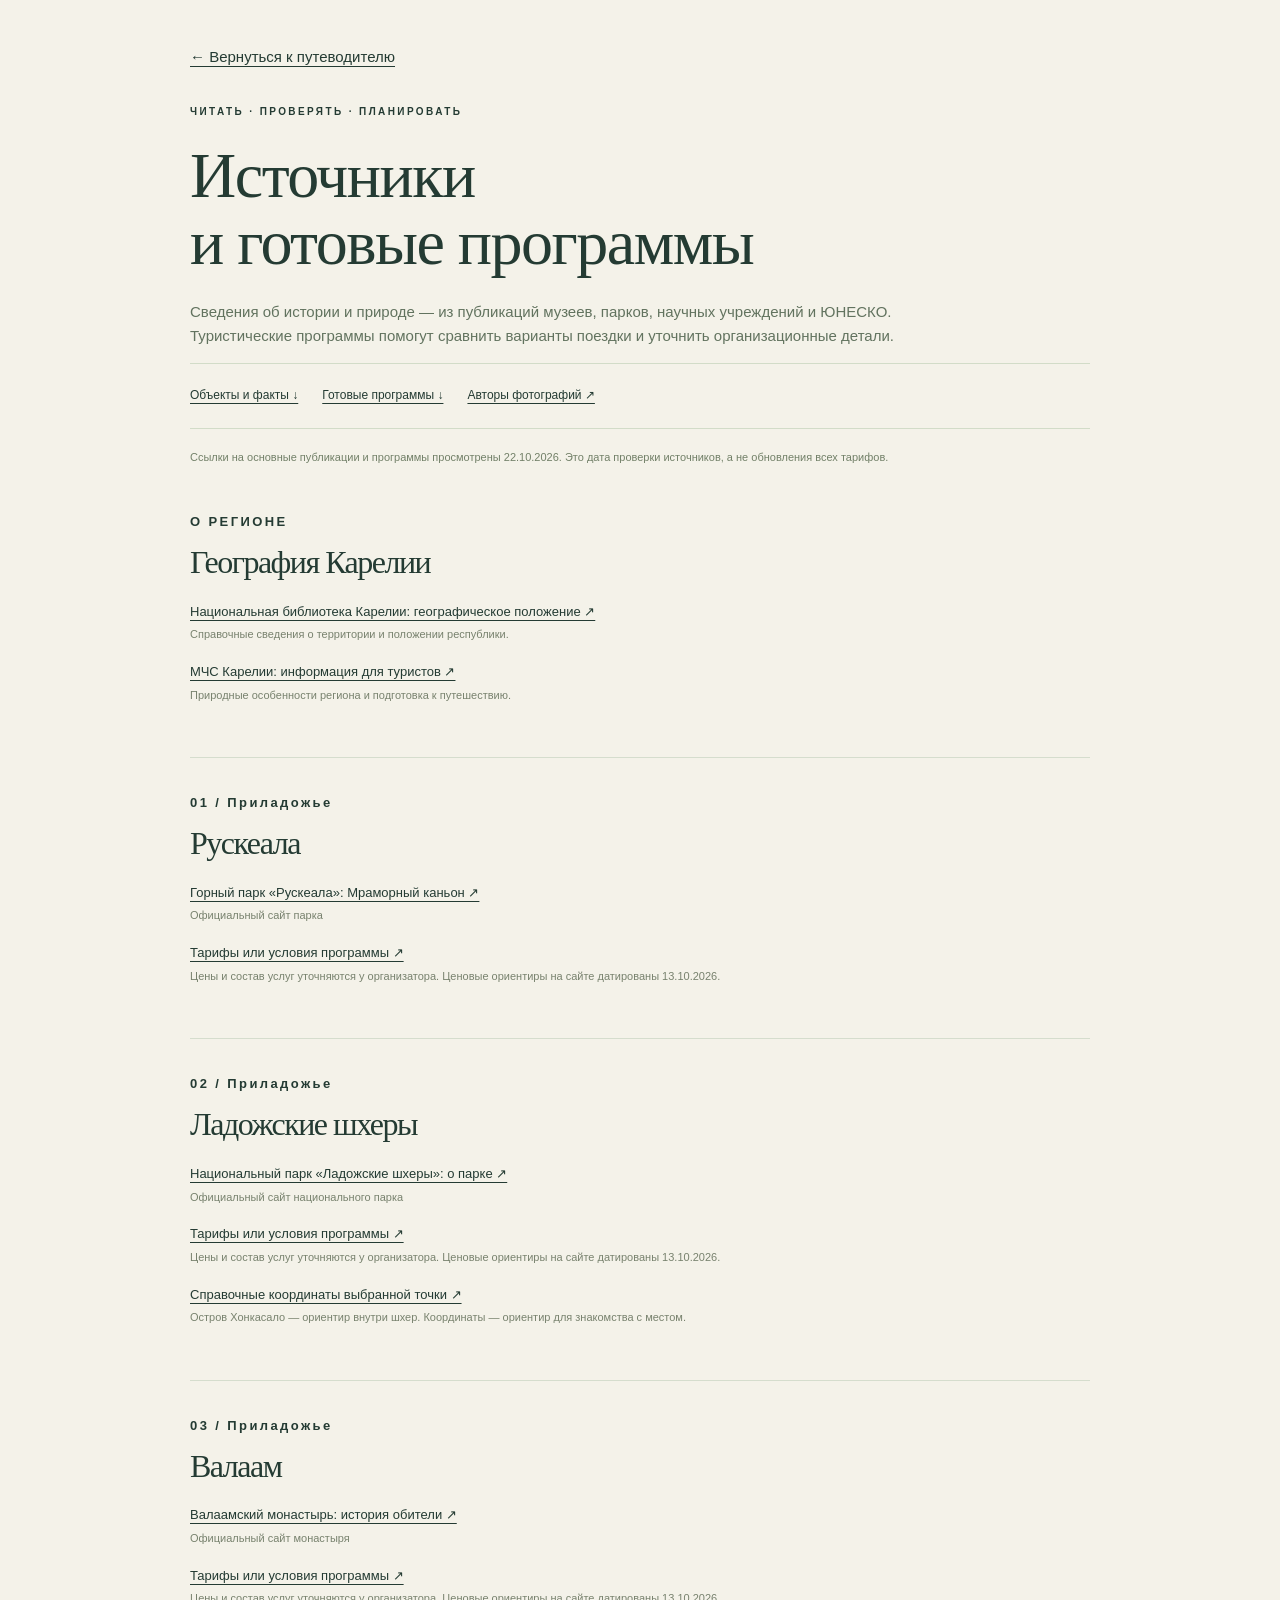
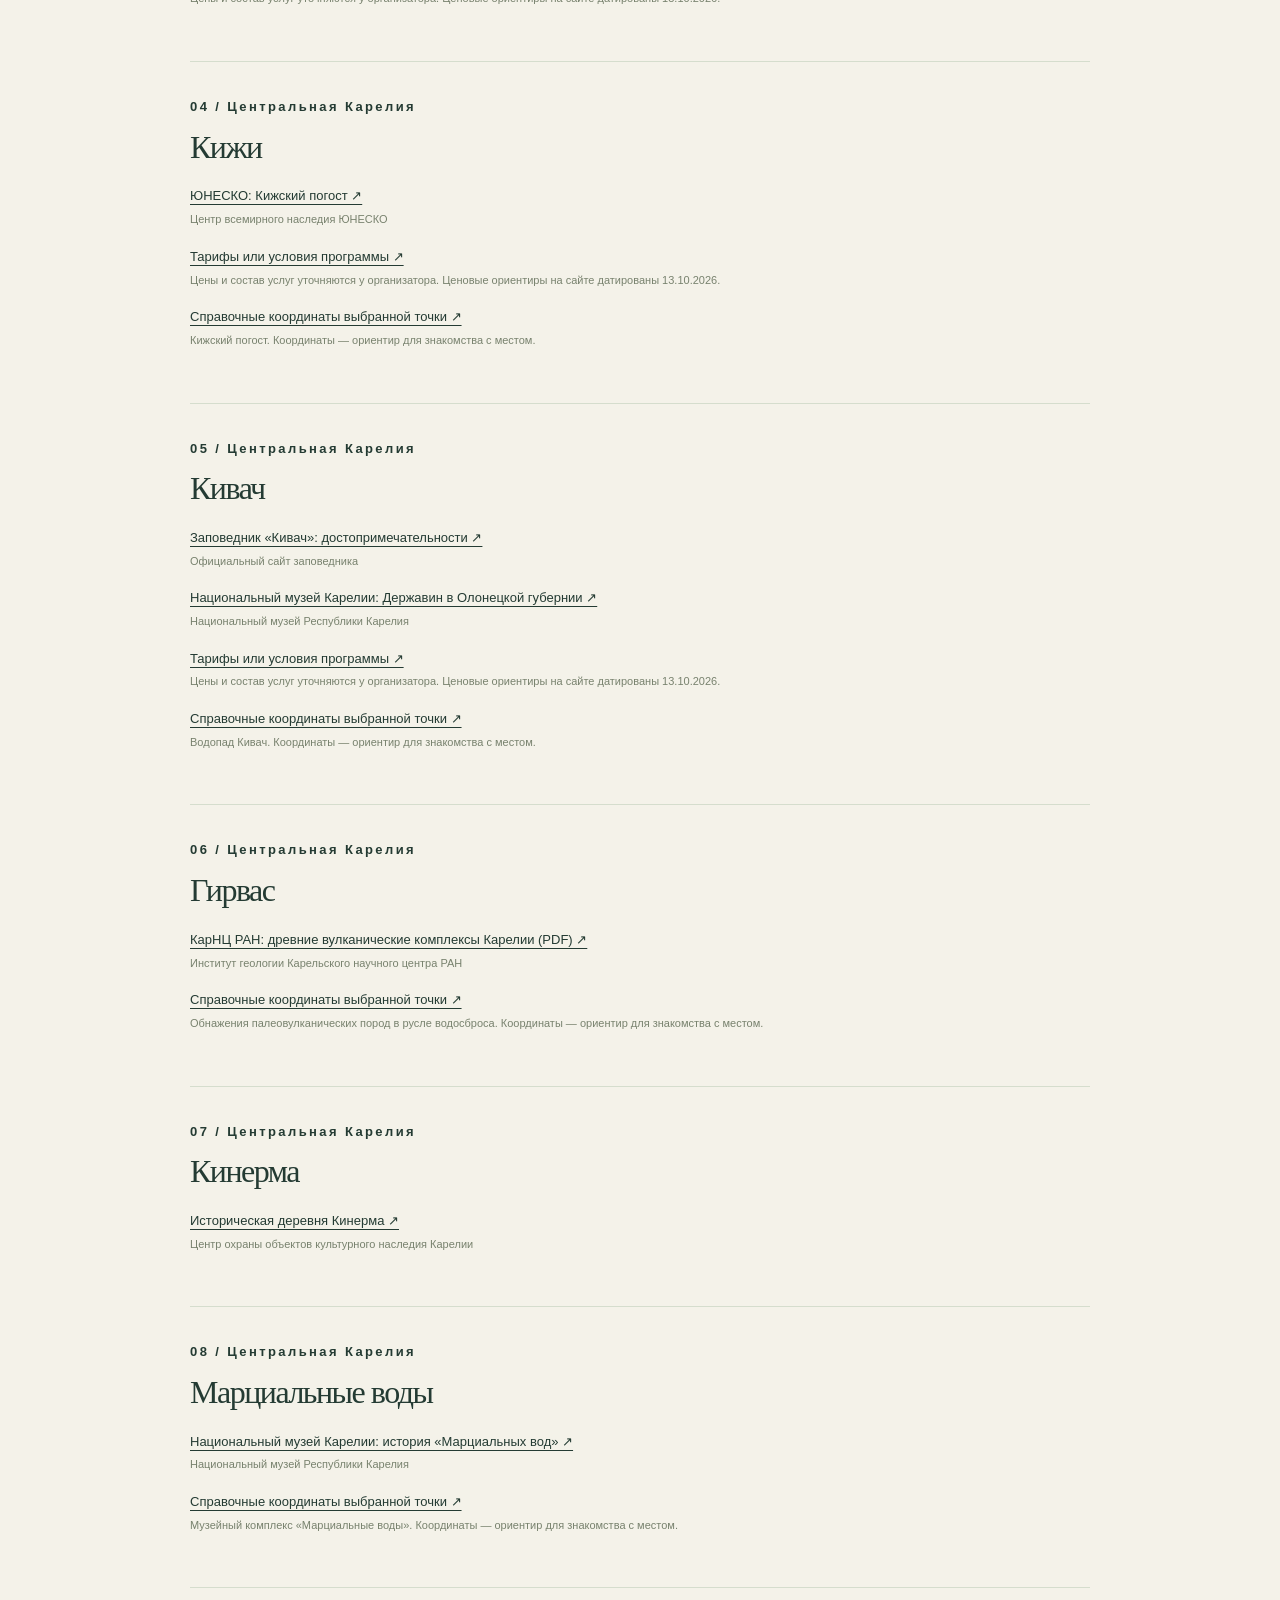
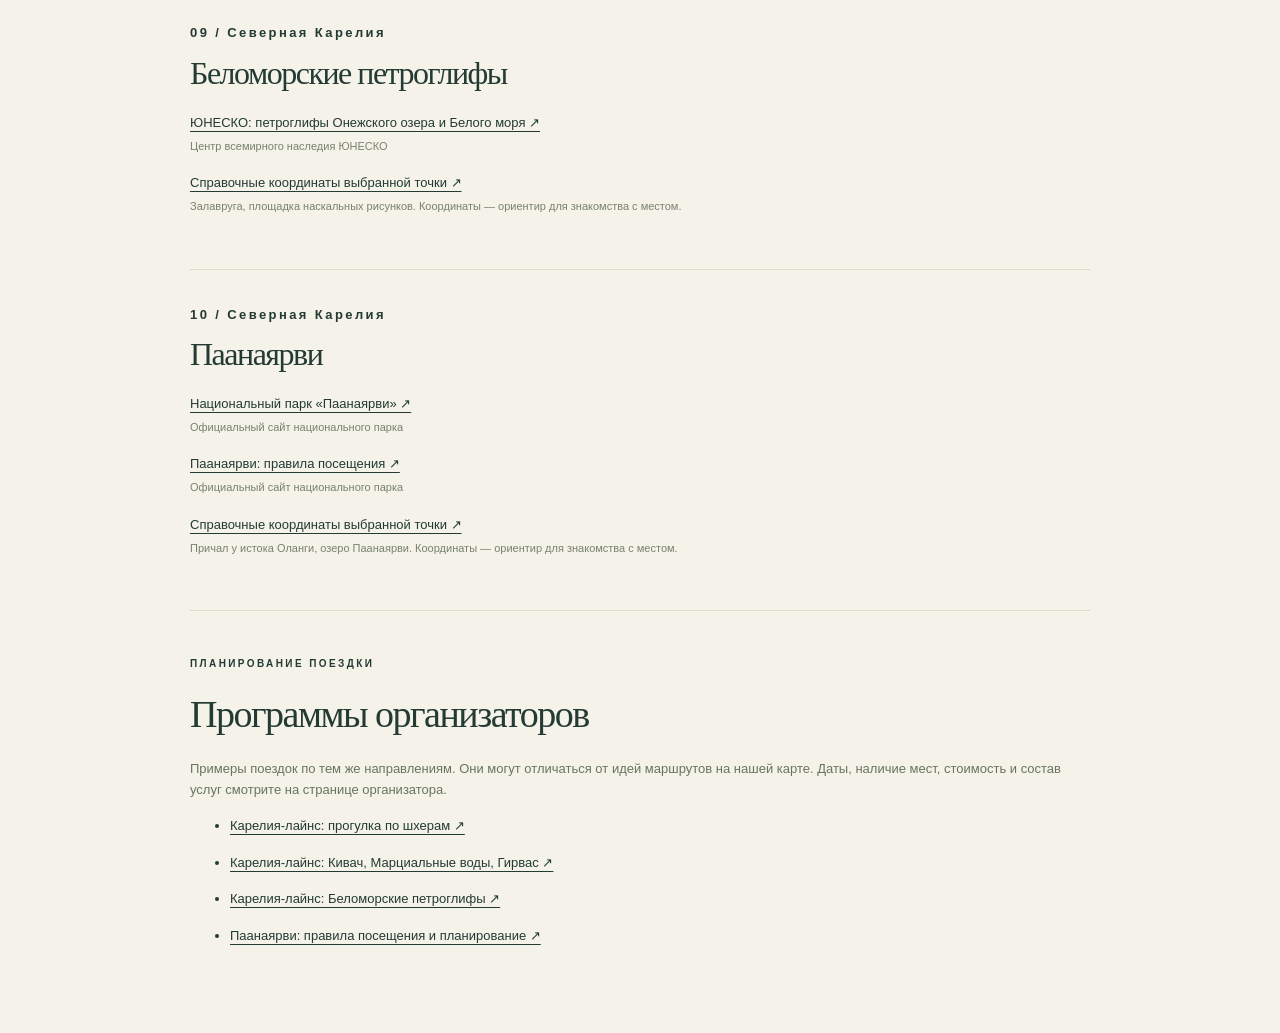
<file: sources.html>
<!doctype html><html lang="ru"><head><meta charset="utf-8"><meta name="viewport" content="width=device-width, initial-scale=1"><title>Источники и готовые программы — Карелия</title><link rel="icon" href="assets/favicon.svg"><link rel="stylesheet" href="style.css?v=5"></head><body><main class="references-page"><a href="index.html#plan">← Вернуться к путеводителю</a><p class="eyebrow" style="margin-top:35px">ЧИТАТЬ · ПРОВЕРЯТЬ · ПЛАНИРОВАТЬ</p><h1>Источники<br>и готовые программы</h1><p class="reference-intro">Сведения об истории и природе — из публикаций музеев, парков, научных учреждений и ЮНЕСКО. Туристические программы помогут сравнить варианты поездки и уточнить организационные детали.</p><nav class="reference-nav" aria-label="Разделы источников"><a href="#places-sources">Объекты и факты ↓</a><a href="#tour-programs">Готовые программы ↓</a><a href="credits.html">Авторы фотографий ↗</a></nav><p class="reference-date">Ссылки на основные публикации и программы просмотрены 22.10.2026. Это дата проверки источников, а не обновления всех тарифов.</p><section id="places-sources"><article class="reference-item"><p class="eyebrow">О РЕГИОНЕ</p><h2>География Карелии</h2><p><a href="https://library.karelia.ru/Karelija_moj_kraj_rodnoj/Geograficheskoe_polozhenie/" target="_blank" rel="noopener noreferrer">Национальная библиотека Карелии: географическое положение ↗</a><small>Справочные сведения о территории и положении республики.</small></p><p><a href="https://10.mchs.gov.ru/deyatelnost/poleznaya-informaciya/rekomendacii-naseleniyu/informaciya-dlya-turistov" target="_blank" rel="noopener noreferrer">МЧС Карелии: информация для туристов ↗</a><small>Природные особенности региона и подготовка к путешествию.</small></p></article><article id="ruskeala" class="reference-item"><p class="eyebrow">01 / Приладожье</p><h2>Рускеала</h2><p><a href="https://ruskeala.ru/canyon.html" target="_blank" rel="noopener noreferrer">Горный парк «Рускеала»: Мраморный каньон ↗</a><small>Официальный сайт парка</small></p><p><a href="https://ruskeala.ru/entrance.html" target="_blank" rel="noopener noreferrer">Тарифы или условия программы ↗</a><small>Цены и состав услуг уточняются у организатора. Ценовые ориентиры на сайте датированы 13.10.2026.</small></p></article><article id="ladoga" class="reference-item"><p class="eyebrow">02 / Приладожье</p><h2>Ладожские шхеры</h2><p><a href="https://parkladoga.ru/company/" target="_blank" rel="noopener noreferrer">Национальный парк «Ладожские шхеры»: о парке ↗</a><small>Официальный сайт национального парка</small></p><p><a href="https://www.parkladoga.ru/company/faq/" target="_blank" rel="noopener noreferrer">Тарифы или условия программы ↗</a><small>Цены и состав услуг уточняются у организатора. Ценовые ориентиры на сайте датированы 13.10.2026.</small></p><p><a href="https://www.getty.edu/vow/TGNFullDisplay?english=1&amp;find=rosedale&amp;nation=usa&amp;place=&amp;subjectid=8785160" target="_blank" rel="noopener noreferrer">Справочные координаты выбранной точки ↗</a><small>Остров Хонкасало — ориентир внутри шхер. Координаты — ориентир для знакомства с местом.</small></p></article><article id="valaam" class="reference-item"><p class="eyebrow">03 / Приладожье</p><h2>Валаам</h2><p><a href="https://www.valaam.ru/history/chronicle/" target="_blank" rel="noopener noreferrer">Валаамский монастырь: история обители ↗</a><small>Официальный сайт монастыря</small></p><p><a href="https://www.valaam.com/ru/iz-sortavala-na-valaam-za-1-den1/valaamskij-voyazh-iz-sortavala-09-001.html" target="_blank" rel="noopener noreferrer">Тарифы или условия программы ↗</a><small>Цены и состав услуг уточняются у организатора. Ценовые ориентиры на сайте датированы 13.10.2026.</small></p></article><article id="kizhi" class="reference-item"><p class="eyebrow">04 / Центральная Карелия</p><h2>Кижи</h2><p><a href="https://whc.unesco.org/en/list/544/" target="_blank" rel="noopener noreferrer">ЮНЕСКО: Кижский погост ↗</a><small>Центр всемирного наследия ЮНЕСКО</small></p><p><a href="https://ekm.ppk-piter.ru/passenger/tourist/multimodal-water-routes/kizhi/" target="_blank" rel="noopener noreferrer">Тарифы или условия программы ↗</a><small>Цены и состав услуг уточняются у организатора. Ценовые ориентиры на сайте датированы 13.10.2026.</small></p><p><a href="https://whc.unesco.org/en/list/544/" target="_blank" rel="noopener noreferrer">Справочные координаты выбранной точки ↗</a><small>Кижский погост. Координаты — ориентир для знакомства с местом.</small></p></article><article id="kivach" class="reference-item"><p class="eyebrow">05 / Центральная Карелия</p><h2>Кивач</h2><p><a href="https://www.zapkivach.ru/turistam/dostoprimichatelnosti/" target="_blank" rel="noopener noreferrer">Заповедник «Кивач»: достопримечательности ↗</a><small>Официальный сайт заповедника</small></p><p><a href="https://kareliamuseum.ru/o-muzee/336/" target="_blank" rel="noopener noreferrer">Национальный музей Карелии: Державин в Олонецкой губернии ↗</a><small>Национальный музей Республики Карелия</small></p><p><a href="https://www.zapkivach.ru/turistam/stoimost-poseshcheniya/" target="_blank" rel="noopener noreferrer">Тарифы или условия программы ↗</a><small>Цены и состав услуг уточняются у организатора. Ценовые ориентиры на сайте датированы 13.10.2026.</small></p><p><a href="https://ru.aroundus.com/p/9365638-kivach" target="_blank" rel="noopener noreferrer">Справочные координаты выбранной точки ↗</a><small>Водопад Кивач. Координаты — ориентир для знакомства с местом.</small></p></article><article id="girvas" class="reference-item"><p class="eyebrow">06 / Центральная Карелия</p><h2>Гирвас</h2><p><a href="https://igkrc.ru/images/books/putevoditel/exc10.pdf" target="_blank" rel="noopener noreferrer">КарНЦ РАН: древние вулканические комплексы Карелии (PDF) ↗</a><small>Институт геологии Карельского научного центра РАН</small></p><p><a href="https://igkrc.ru/images/books/putevoditel/exc10.pdf" target="_blank" rel="noopener noreferrer">Справочные координаты выбранной точки ↗</a><small>Обнажения палеовулканических пород в русле водосброса. Координаты — ориентир для знакомства с местом.</small></p></article><article id="kinerma" class="reference-item"><p class="eyebrow">07 / Центральная Карелия</p><h2>Кинерма</h2><p><a href="https://monuments.karelia.ru/napravlenija-dejatel-nosti/populjarizacija/stat-i-ob-ob-ektah-kul-turnogo-nasledija/prjazhinskij-rajon/istoricheskaja-derevnja-kinerma/" target="_blank" rel="noopener noreferrer">Историческая деревня Кинерма ↗</a><small>Центр охраны объектов культурного наследия Карелии</small></p></article><article id="waters" class="reference-item"><p class="eyebrow">08 / Центральная Карелия</p><h2>Марциальные воды</h2><p><a href="https://kareliamuseum.ru/o-muzee/303/" target="_blank" rel="noopener noreferrer">Национальный музей Карелии: история «Марциальных вод» ↗</a><small>Национальный музей Республики Карелия</small></p><p><a href="https://autotravel.ru/excite.php/2060/1" target="_blank" rel="noopener noreferrer">Справочные координаты выбранной точки ↗</a><small>Музейный комплекс «Марциальные воды». Координаты — ориентир для знакомства с местом.</small></p></article><article id="petroglyphs" class="reference-item"><p class="eyebrow">09 / Северная Карелия</p><h2>Беломорские петроглифы</h2><p><a href="https://whc.unesco.org/en/list/1654/" target="_blank" rel="noopener noreferrer">ЮНЕСКО: петроглифы Онежского озера и Белого моря ↗</a><small>Центр всемирного наследия ЮНЕСКО</small></p><p><a href="https://kareliya.ru/useful/karelia_about/petroglifs.html" target="_blank" rel="noopener noreferrer">Справочные координаты выбранной точки ↗</a><small>Залавруга, площадка наскальных рисунков. Координаты — ориентир для знакомства с местом.</small></p></article><article id="paanajarvi" class="reference-item"><p class="eyebrow">10 / Северная Карелия</p><h2>Паанаярви</h2><p><a href="https://paanajarvi-park.com/" target="_blank" rel="noopener noreferrer">Национальный парк «Паанаярви» ↗</a><small>Официальный сайт национального парка</small></p><p><a href="https://paanajarvi-park.com/pamyatka-posetitelyu/" target="_blank" rel="noopener noreferrer">Паанаярви: правила посещения ↗</a><small>Официальный сайт национального парка</small></p><p><a href="https://base.garant.ru/414034755/" target="_blank" rel="noopener noreferrer">Справочные координаты выбранной точки ↗</a><small>Причал у истока Оланги, озеро Паанаярви. Координаты — ориентир для знакомства с местом.</small></p></article></section><section id="tour-programs" class="reference-tours"><p class="eyebrow">ПЛАНИРОВАНИЕ ПОЕЗДКИ</p><h2>Программы организаторов</h2><p>Примеры поездок по тем же направлениям. Они могут отличаться от идей маршрутов на нашей карте. Даты, наличие мест, стоимость и состав услуг смотрите на странице организатора.</p><ul><li><a href="https://karelia-lines.ru/ekskursii-po-karelii/ladozhskie-shkhery.html" target="_blank" rel="noopener noreferrer">Карелия-лайнс: прогулка по шхерам ↗</a></li><li><a href="https://karelia-lines.ru/ekskursii-po-karelii/ekskursiya-na-kivach.html" target="_blank" rel="noopener noreferrer">Карелия-лайнс: Кивач, Марциальные воды, Гирвас ↗</a></li><li><a href="https://karelia-lines.ru/ekskursii-po-karelii/petroglify.html" target="_blank" rel="noopener noreferrer">Карелия-лайнс: Беломорские петроглифы ↗</a></li><li><a href="https://paanajarvi-park.com/pamyatka-posetitelyu/" target="_blank" rel="noopener noreferrer">Паанаярви: правила посещения и планирование ↗</a></li></ul></section></main></body></html>
</file>
<file: style.css>
:root{--forest:#163c31;--deep:#102d26;--moss:#56735d;--cream:#f4f2e9;--paper:#fffcf5;--gold:#e4c99b;--ink:#243b33;--muted:#718078;--line:#dce0d4;--serif:Georgia,'Times New Roman',serif}*{box-sizing:border-box}html{scroll-behavior:smooth;scroll-padding-top:25px}body{margin:0;background:var(--cream);color:var(--ink);font-family:Arial,Helvetica,sans-serif;font-size:15px;line-height:1.6}a{color:inherit;text-underline-offset:4px}button,input,select{font:inherit}button,a,input,select,summary{-webkit-tap-highlight-color:transparent}button{cursor:pointer}button:focus-visible,a:focus-visible,input:focus-visible,select:focus-visible,summary:focus-visible{outline:3px solid #ad8545;outline-offset:4px}button{color:inherit}h1,h2,h3,p{margin-top:0}h1,h2,h3{font-family:var(--serif);font-weight:400;line-height:1.08}h2{font-size:clamp(36px,4.2vw,57px);letter-spacing:-1.5px;margin-bottom:24px}h2 em,h1 em{font-weight:400;color:#8b9d80}button{border:0}img{max-width:100%;display:block}.wrap{width:min(1320px,calc(100% - 112px));margin-inline:auto}.eyebrow{font-size:10px;letter-spacing:2.4px;font-weight:700;margin-bottom:22px}.topbar{height:98px;display:flex;align-items:center;justify-content:space-between;padding:0 56px;background:var(--deep);color:#f5f4e9}.brand{display:flex;align-items:center;gap:12px;text-decoration:none;font-size:24px;letter-spacing:3px;font-weight:700;line-height:1.2}.brand svg{width:35px;height:44px;fill:none;stroke:var(--gold);stroke-width:1.4}.brand small{display:block;letter-spacing:2px;font-size:8px;font-weight:400;margin-top:6px;color:#bbcac0}.topbar nav{display:flex;gap:34px;font-size:12px;color:#e2e7dd}.topbar nav a{text-decoration:none}.nav-cta{font-size:12px;border:1px solid #62776a;padding:11px 19px;text-decoration:none}.nav-cta span{margin-left:25px;color:var(--gold)}.hero{height:650px;position:relative;overflow:hidden;color:white;background:#304b3c}.hero-photo{position:absolute;inset:0;background:url('assets/images/ruskeala.jpg') center 53%/cover;transform:scale(1.02)}.hero:after{content:'';position:absolute;inset:0;background:linear-gradient(90deg,rgba(7,29,22,.85),rgba(7,29,22,.34) 65%,rgba(7,29,22,.12)),linear-gradient(0deg,rgba(7,29,22,.55),transparent 35%);pointer-events:none}.hero-inner{position:relative;z-index:1;margin-left:max(56px,calc((100% - 1320px)/2));padding-top:70px}.hero .eyebrow{color:#e6ddc6;display:flex;align-items:center;gap:15px}.line{width:34px;height:1px;background:var(--gold)}h1{font-size:clamp(56px,6vw,88px);letter-spacing:-2px;line-height:.99;margin-bottom:24px}h1 em{color:#decdaa}.hero-description{font-size:15px;color:#e4e9e0;line-height:1.75;margin-bottom:26px}.button{display:inline-flex;gap:40px;align-items:center;padding:15px 23px;text-decoration:none;font-size:12px}.warm{background:var(--gold);color:var(--deep)}.button:hover{background:#f0d9b3}.hero-bottom{position:absolute;z-index:1;bottom:0;left:56px;right:56px;height:66px;border-top:1px solid #ffffff30;display:flex;justify-content:space-between;align-items:center;color:#e5e9e1;font-size:11px}.hero-bottom span:nth-child(2){font-size:9px;letter-spacing:1.8px}.hero-bottom a{font-size:22px;text-decoration:none}.photo-label{position:absolute;z-index:1;right:56px;bottom:100px;writing-mode:vertical-rl;font-size:9px;letter-spacing:2px;color:#e8eadd}.intro{padding-block:80px}.intro>div{display:grid;grid-template-columns:1.3fr 1fr;gap:8%}.intro>div p{font-size:14px;max-width:450px;color:#607068;padding-top:12px}.intro dl{display:flex;gap:70px;margin:24px 0 0;padding-top:28px;border-top:1px solid var(--line)}dt{font-family:var(--serif);font-size:34px;line-height:1.1}dd{margin:9px 0 0;color:#697b70;font-size:11px}.explore{padding-bottom:80px}.section-heading{display:flex;justify-content:space-between;align-items:end;margin-bottom:28px;gap:40px}.section-heading h2{margin-bottom:0}.section-heading>p{font-size:12px;color:#6d7b72;line-height:1.8}.section-heading .eyebrow{margin-bottom:14px}.explorer{display:grid;grid-template-columns:342px 1fr;border:1px solid #d8ded2;height:650px;background:var(--paper)}.places-panel{min-width:0;display:flex;flex-direction:column}.panel-top{padding:22px 20px 0}.search{display:flex;align-items:center;gap:8px;border:1px solid #dbe1d6;background:#f5f5ef;padding:8px 12px}.search>span{font-size:25px;line-height:1;color:var(--moss)}.search input{min-width:0;width:100%;border:0;outline:0;background:none;font-size:12px;padding:3px;color:var(--ink)}kbd{font-size:11px;color:#9ba69c;border:1px solid #d9dfd3;padding:0 5px}.filters{display:flex;gap:6px;flex-wrap:wrap;margin-block:15px 16px}.filters button{font-size:10px;padding:6px 10px;border:1px solid #dce0d5;background:transparent;border-radius:20px}.filters button.active{background:var(--forest);color:white;border-color:var(--forest)}.list-caption{display:flex;justify-content:space-between;font-size:9px;letter-spacing:1px;padding-bottom:10px;color:#6b7a6e}.list-caption button{background:none;font-size:10px;letter-spacing:0;text-decoration:underline}.place-list{overflow:auto;flex:1;scrollbar-width:thin;scrollbar-color:#aab7a4 transparent}.place-item{width:100%;text-align:left;display:grid;grid-template-columns:65px 1fr 15px;gap:13px;align-items:center;padding:15px 20px;border-top:1px solid #e5e7df;background:var(--paper);transition:background .2s}.place-item:hover,.place-item.selected{background:#e8eddf}.place-item.selected{box-shadow:inset 3px 0 var(--forest)}.place-item img{width:65px;height:63px;object-fit:cover;border-radius:2px}.place-item h3{font-family:Arial,sans-serif;font-size:13px;font-weight:600;margin:0 0 4px;line-height:1.3}.place-item small{font-size:10px;color:#778272;display:block}.place-item .category-label{font-size:8px;color:#56735d;letter-spacing:.7px;margin-top:5px;text-transform:uppercase}.place-item .arrow{color:#83947e;font-size:15px}.empty{padding:30px 20px;color:#657467}.map-column{position:relative;min-width:0;background:#e3e9db}#map{height:100%;width:100%;z-index:0}.loading-map{padding:50px;text-align:center}.map-toolbar{position:absolute;top:15px;left:15px;right:15px;display:flex;gap:8px;pointer-events:none;justify-content:space-between;z-index:500}.map-toolbar>*{pointer-events:auto}.map-toolbar button{border:1px solid #d6ded1;background:var(--paper);padding:9px 12px;color:var(--ink);font-size:11px;border-radius:3px;box-shadow:0 2px 8px #173b2520}.map-toolbar button:first-letter{font-size:16px}.map-note{position:absolute;bottom:28px;left:16px;max-width:calc(100% - 80px);background:#fffcf2ed;border:1px solid #dbe0d3;padding:7px 10px;font-size:10px;z-index:500;color:#496142}.map-legend{position:absolute;bottom:65px;left:16px;display:flex;gap:13px;background:#fffcf2ed;padding:6px 10px;font-size:9px;color:#56735d;pointer-events:none;z-index:500}.map-legend span:nth-child(2){color:#967044}.map-legend span:nth-child(3){color:#646f8a}.map-footnote{font-size:10px;color:#778374;margin:14px 0 0}.leaflet-container{font-family:Arial,sans-serif;background:#e3e9db}.leaflet-control-zoom{margin-top:70px!important;border:1px solid #d6ded1!important;box-shadow:0 2px 7px #173b2520!important}.leaflet-control-attribution{font-size:9px!important;max-width:100%}.marker-icon{background:none;border:0}.pin{display:grid;place-items:center;width:34px;height:34px;background:#244d3a;color:#fff;border:3px solid #fffaf0;border-radius:50% 50% 50% 5px;transform:rotate(-45deg);box-shadow:0 3px 8px #0d32265c}.pin span{transform:rotate(45deg);font-size:11px;font-weight:700}.pin.heritage{background:#967044}.pin.culture{background:#636d88}.pin.selected{background:#c58f44;box-shadow:0 0 0 7px #e1c59160,0 4px 10px #0a291d70}.leaflet-tooltip{background:#fffcf5;border:0;padding:5px 9px;color:var(--forest);font-size:11px}.routes-section{background:var(--deep);padding:75px 0;color:#f3f1e6}.routes-section h2 em{color:#c8caa9}.routes-section .eyebrow{color:#bac6ad}.routes-section .section-heading>p{color:#b5c3b5}.route-grid{display:grid;grid-template-columns:repeat(3,1fr);gap:23px;margin-top:40px}.route-card{border:1px solid #496052;display:flex;flex-direction:column;background:#1a372d}.route-photo{height:214px;background-size:cover;background-position:center;position:relative}.route-photo:after{content:'';position:absolute;inset:0;background:linear-gradient(transparent,#0b211a88)}.route-photo>span{position:absolute;bottom:17px;left:22px;z-index:1;font-size:9px;letter-spacing:1.5px}.route-body{padding:27px 24px;flex:1;display:flex;flex-direction:column}.route-body .eyebrow{font-size:8px;letter-spacing:1.4px;margin-bottom:14px}.route-body h3{font-size:27px;line-height:1.2;margin-bottom:22px}.route-body ol{font-size:12px;list-style:none;counter-reset:day;padding:0;margin:0 0 25px}.route-body li{counter-increment:day;padding:6px 0;color:#ced8ca;display:flex;gap:10px}.route-body li:before{content:counter(day,decimal-leading-zero);font-size:9px;color:#8ca28c;padding-top:3px}.route-body>p:not(.eyebrow){font-size:12px;color:#ced8ca}.route-body .route-small{font-size:10px!important;color:#a4b49e!important}.text-button{display:flex;align-items:center;justify-content:space-between;gap:10px;text-decoration:none;background:none;padding:13px 0 0;border-top:1px solid #7d8c7159;font-size:11px;text-align:left}.route-body .text-button{color:var(--gold);margin-top:auto}.route-disclaimer{font-size:10px;color:#a0b299;margin:24px 0 0}.planning{display:grid;grid-template-columns:1fr 1fr;gap:10%;padding-block:85px}.planning>div>p:not(.eyebrow){color:#6b7b6d;font-size:13px;max-width:400px}.planning .text-button{margin-top:28px;max-width:370px}.accordions details{border-bottom:1px solid #d4dbcd}.accordions summary{font-size:14px;cursor:pointer;padding:20px 0;list-style:none;display:flex;justify-content:space-between}.accordions summary::-webkit-details-marker{display:none}.accordions summary span{font-size:20px;color:#6a8064}.accordions details[open] summary span{transform:rotate(45deg)}.accordions details p{font-size:12px;color:#657360;line-height:1.85}.footer{padding-block:30px 40px;display:flex;justify-content:space-between;align-items:center;border-top:1px solid #d5dccf;gap:20px;font-size:10px}.footer-brand{text-decoration:none;font-size:19px;font-weight:bold;letter-spacing:3px}.footer-brand span{display:block;font-family:var(--serif);font-size:12px;font-weight:400;letter-spacing:0;margin-top:4px}.footer p{margin:0;color:#7d8a79}.footer>span{font-size:8px;letter-spacing:1px;color:#8b9689}dialog{position:fixed;inset:0 0 0 auto;max-height:100dvh;height:100dvh;width:min(510px,100%);max-width:100%;padding:0;border:0;margin:0;background:var(--paper);color:var(--ink);box-shadow:-20px 0 90px #0b271f50;overflow:auto}dialog::backdrop{background:#0a211c66;backdrop-filter:blur(2px)}.close{position:absolute;right:18px;top:18px;border-radius:50%;width:40px;height:40px;background:#fffcf2eb;color:var(--deep);font-size:28px;z-index:1;line-height:1}.detail-image{width:100%;height:280px;object-fit:cover}.detail-copy{padding:28px 32px 40px}.detail-copy h2{font-size:39px;margin-bottom:8px}.detail-subtitle{color:#77836d;font-family:var(--serif);font-style:italic;font-size:19px}.detail-meta{display:flex;gap:10px;margin:20px 0;flex-wrap:wrap}.detail-meta span{font-size:10px;padding:6px 10px;border:1px solid #d8decd;border-radius:3px}.detail-copy>p{font-size:13px;line-height:1.8}.fact{padding:19px 22px;background:#e7eddc;border-left:2px solid #6b855d;margin:25px 0}.fact h3,.practical h3{font-family:Arial,sans-serif;font-size:10px;letter-spacing:1.4px;font-weight:700;margin-bottom:10px}.fact p{font-size:13px;margin:0}.practical{margin:24px 0;border-bottom:1px solid #dbe1d3;padding-bottom:20px}.practical p{font-size:12px;color:#65765c}.price{font-family:var(--serif);font-size:25px!important;color:var(--forest)!important;margin:12px 0 2px}.price-date{font-size:9px!important;letter-spacing:.5px}.source-links{font-size:11px;display:flex;gap:10px;flex-wrap:wrap}.coords{font-size:10px!important;color:#76836d}.photo-credit{font-size:9px;line-height:1.6;color:#798471;border-top:1px solid #d8dfcf;padding-top:15px;margin-top:22px}.external-map{background:var(--forest);color:white;display:flex;justify-content:space-between;padding:12px 16px;text-decoration:none;font-size:12px}.skip{position:absolute;top:-100px;z-index:10000;background:white;padding:10px}.skip:focus{top:0}.sr-only{position:absolute;width:1px;height:1px;padding:0;margin:-1px;overflow:hidden;clip:rect(0,0,0,0);white-space:nowrap;border:0}.noscript{position:fixed;bottom:0;background:#ead4ad;padding:16px;width:100%;z-index:2000}.credits-page{max-width:850px;margin:auto;padding:50px 24px}.credits-page article{border-bottom:1px solid #d7decf;padding:25px 0}.credits-page h1{font-size:48px}.credits-page img{width:180px;max-height:140px;object-fit:cover;float:left;margin:0 25px 20px 0}.credits-page article:after{content:'';display:block;clear:both}
@media(min-width:1500px){.hero{height:720px}.hero-inner{padding-top:90px}}
@media(max-width:1100px){.wrap{width:calc(100% - 64px)}.topbar{padding-inline:32px}.topbar nav{gap:22px}.nav-cta{display:none}.hero-inner{margin-left:32px}.hero-bottom{left:32px;right:32px}.explorer{grid-template-columns:300px 1fr}.panel-top{padding-inline:15px}.place-item{padding-inline:15px;gap:10px;grid-template-columns:55px 1fr 10px}.place-item img{width:55px;height:58px}.route-body{padding:23px 18px}.route-body h3{font-size:24px}.route-grid{gap:16px}.planning{gap:6%}}
@media(max-width:750px){.wrap{width:calc(100% - 36px)}.topbar{height:76px;padding-inline:18px}.brand{font-size:20px;gap:8px}.brand svg{width:27px;height:34px}.brand small{font-size:6px;letter-spacing:1.5px}.topbar nav{gap:18px;font-size:10px}.topbar nav a:last-child{display:none}.hero{height:620px}.hero-inner{margin-left:24px;padding-top:75px}.hero-photo{background-position:62% center}.hero:after{background:linear-gradient(90deg,#09251ce8,#09251c40),linear-gradient(0deg,#09251c88,transparent)}h1{font-size:62px;letter-spacing:-2px}.hero-description{font-size:13px}.hero .eyebrow{font-size:8px;letter-spacing:1.8px}.hero-bottom{left:24px;right:24px;font-size:9px;height:63px}.hero-bottom span:nth-child(2),.photo-label{display:none}.intro{padding-block:52px}.intro>div{display:block}.intro>div p{padding-top:0;max-width:none}.intro dl{gap:0;justify-content:space-between;margin-top:25px;padding-top:25px}.intro dt{font-size:29px}.intro dd{font-size:10px}h2{font-size:39px}.section-heading{display:block}.section-heading>p{margin-top:16px;font-size:12px}.eyebrow{font-size:9px}.explorer{display:flex;flex-direction:column;height:auto}.places-panel{order:2}.panel-top{padding:18px 15px 0}.map-column{height:430px;order:1}.place-list{height:310px;flex:auto;overflow:auto}.place-item{grid-template-columns:65px 1fr 20px}.place-item img{width:65px;height:60px}.filters{gap:8px}.filters button{font-size:11px;padding:7px 13px}.map-footnote{font-size:9px}.map-note{font-size:9px}.map-toolbar button{font-size:10px}.explore{padding-bottom:50px}.routes-section{padding:50px 0}.route-grid{display:block;margin-top:28px}.route-card{margin-bottom:24px}.route-photo{height:230px}.route-body{padding:25px}.route-body h3{font-size:30px}.route-body .text-button{margin-top:16px}.route-body .eyebrow{font-size:9px}.planning{display:block;padding-block:50px}.planning>div>p:not(.eyebrow){max-width:none}.accordions{margin-top:30px}.footer{flex-wrap:wrap;gap:25px;padding-block:26px}.footer>span{width:100%}.footer p{font-size:10px}dialog{width:100%;height:94dvh;max-height:94dvh;inset:auto 0 0;border-radius:18px 18px 0 0}.detail-image{height:245px}.detail-copy{padding:25px 24px 40px}.detail-copy h2{font-size:36px}.map-legend{gap:8px;font-size:8px}.hero-inner .button{font-size:12px}}
@media(prefers-reduced-motion:reduce){html{scroll-behavior:auto}*{transition:none!important;animation:none!important}}
/* Keep the independently scrolling list inside the map's fixed desktop row. */
@media(min-width:751px){.places-panel,.map-column{min-height:0;max-height:100%}.place-list{min-height:0}}
.cluster-icon{display:grid;place-items:center;border-radius:50%;background:#e5cd9dc4;border:1px solid #fffcf4;box-shadow:0 0 0 5px #163c3125;color:#163c31;font-size:13px;font-weight:bold}.cluster-icon span{display:grid;place-items:center;width:29px;height:29px;border-radius:50%;background:#efe4c9}
/* Local photo galleries: arrows, keyboard, thumbnails and horizontal touch gestures. */
[hidden]{display:none!important}.gallery{background:#e7ebdf;padding-bottom:16px}.gallery-frame{position:relative;background:#17372c;touch-action:pan-y}.gallery-frame .detail-image{height:310px;width:100%;object-fit:contain}.gallery-badge{position:absolute;top:20px;left:20px;padding:4px 11px;background:#102d26d9;color:#fff;font-size:11px;border-radius:20px;letter-spacing:1px;pointer-events:none}.gallery-arrow{position:absolute;top:50%;transform:translateY(-50%);height:44px;width:38px;display:grid;place-items:center;border-radius:4px;background:#fffcf2ee;color:#163c31;box-shadow:0 2px 12px #102d2633;font-size:30px;line-height:1}.gallery-arrow:hover{background:#e4c99b}.gallery-prev{left:14px}.gallery-next{right:14px}.gallery-caption{margin:12px 20px 10px;font-size:11px;color:#4f6556;min-height:18px;line-height:1.45}.gallery-thumbs{display:flex;gap:8px;padding:0 20px;overflow-x:auto}.gallery-thumbs button{padding:3px;background:transparent;border:2px solid transparent;border-radius:4px;flex:1;max-width:110px;min-width:55px}.gallery-thumbs button[aria-pressed="true"]{border-color:#56735d;background:#fffaf0}.gallery-thumbs img{height:57px;width:100%;object-fit:cover;border-radius:1px}.gallery-thumbs button:hover{background:#d2dcc6}#gallery-error{height:310px;padding:120px 60px 20px;margin:0;color:white;font-size:13px;text-align:center}.map-toolbar{justify-content:flex-start}.map-toolbar #retry-map{margin-left:auto}.source-links{margin-top:16px}
@media(max-width:750px){.gallery-frame .detail-image{height:270px}.gallery-thumbs{gap:5px;padding-inline:16px}.gallery-thumbs img{height:52px}.gallery-caption{margin-inline:20px}.gallery-arrow{height:44px;width:36px}.gallery-badge{top:18px;left:18px}}
/* Route connections and readable source references. */
.route-info{display:flex;justify-content:space-between;align-items:center;gap:25px;padding:20px 24px;margin-bottom:18px;border:1px solid #cbd6bf;background:#e8eddf}.route-info strong{font-family:var(--serif);font-size:24px;font-weight:400}.route-info p{margin:5px 0 3px;max-width:780px;font-size:12px;line-height:1.6}.route-info small{font-size:10px;color:#65745c}.route-key{display:grid;gap:6px;flex-shrink:0;font-size:10px;line-height:1.4}.route-key span{display:flex;align-items:center;gap:9px}.route-key i{width:26px;border-top:3px solid #365c3c}.route-key .key-water{border-color:#306d94;border-top-style:dashed}.route-key .key-optional{border-color:#aa702a;border-top-style:dotted}.route-base-label{background:#fffcf2ee;box-shadow:none;border:1px solid #cdd8bf;font-weight:600;font-size:10px}.route-source{font-size:11px;line-height:1.6;color:#d9d4b7;text-decoration:none;display:block;margin-top:18px}.route-source:hover{text-decoration:underline}.route-source small{display:block;letter-spacing:1.5px;font-size:8px;color:#a9b79e;margin-bottom:4px}.route-source+.route-source{margin-top:8px}.route-body .route-show{margin-top:20px}.route-show[aria-pressed="true"]{color:#fff5d9;border-top-color:#e4c99b}.detail-sources{margin-top:25px}.detail-sources h3{font-family:Arial,sans-serif;font-size:10px;font-weight:700;letter-spacing:1.4px;margin-bottom:12px}.detail-sources .source-links{display:grid;gap:10px;line-height:1.6;margin-top:0}.source-catalog{display:inline-block;margin-top:15px;font-size:11px;color:#667556}.footer-links{display:grid;gap:6px}.references-page{width:min(900px,calc(100% - 48px));margin:0 auto;padding:45px 0 70px}.references-page h1{font-size:clamp(42px,6vw,64px);letter-spacing:-1.5px;line-height:1.05}.reference-intro{max-width:730px;font-size:15px;color:#62735f}.reference-nav{display:flex;gap:24px;flex-wrap:wrap;padding:22px 0;border-block:1px solid #d2dcc8;font-size:12px}.reference-date{font-size:11px;color:#728068;margin-top:20px}.reference-item{padding:35px 0;border-bottom:1px solid #d5ddcd;scroll-margin-top:25px}.reference-item h2{font-size:32px;margin-bottom:22px}.reference-item .eyebrow{margin-bottom:12px}.reference-item p{font-size:13px;line-height:1.6;margin-bottom:18px}.reference-item small{display:block;font-size:11px;color:#78826e;margin-top:4px}.reference-tours{padding-top:45px}.reference-tours h2{font-size:38px}.reference-tours>p:not(.eyebrow){font-size:13px;color:#68765e}.reference-tours li{margin-bottom:16px;font-size:13px}
@media(max-width:750px){.route-info{display:block;padding:18px}.route-key{display:flex;flex-wrap:wrap;gap:10px 16px;margin-top:14px;font-size:9px}.route-info strong{font-size:22px}.route-info p{font-size:11px}.route-info small{font-size:9px}.route-key i{width:22px}.reference-nav{gap:14px}.references-page{width:calc(100% - 36px)}.reference-item h2{font-size:29px}}

/* Metric scale follows Leaflet zoom and latitude; kept below the zoom buttons. */
.leaflet-control-scale{margin-top:14px!important;margin-right:16px!important;pointer-events:none}.leaflet-control-scale-line{background:#fffcf5f2;color:#24452f;border-color:#365c3c;border-width:0 2px 2px;font-size:11px;font-weight:600;line-height:1.5;padding:2px 6px 1px;text-shadow:none;box-shadow:0 2px 7px #173b2515;box-sizing:border-box}

.hero .photo-label{text-decoration:none}.hero .photo-label:hover{color:#fff;text-decoration:underline}

/* Keep map help and legend in a single stack, including at 320px. */
.map-bottom-overlay{position:absolute;bottom:28px;left:16px;right:16px;z-index:500;display:flex;flex-direction:column;align-items:flex-start;gap:8px;pointer-events:none}.map-bottom-overlay .map-legend,.map-bottom-overlay .map-note{position:static;max-width:100%;margin:0}
.accordions summary{padding-right:6px;gap:12px}.accordions summary span{flex:0 0 20px;width:20px;height:20px;display:grid;place-items:center;line-height:1}

@media(max-width:750px){.intro dl{display:grid;grid-template-columns:repeat(3,minmax(0,1fr));gap:10px}.intro dt{white-space:nowrap;font-size:clamp(22px,7vw,29px)}}
</file>
